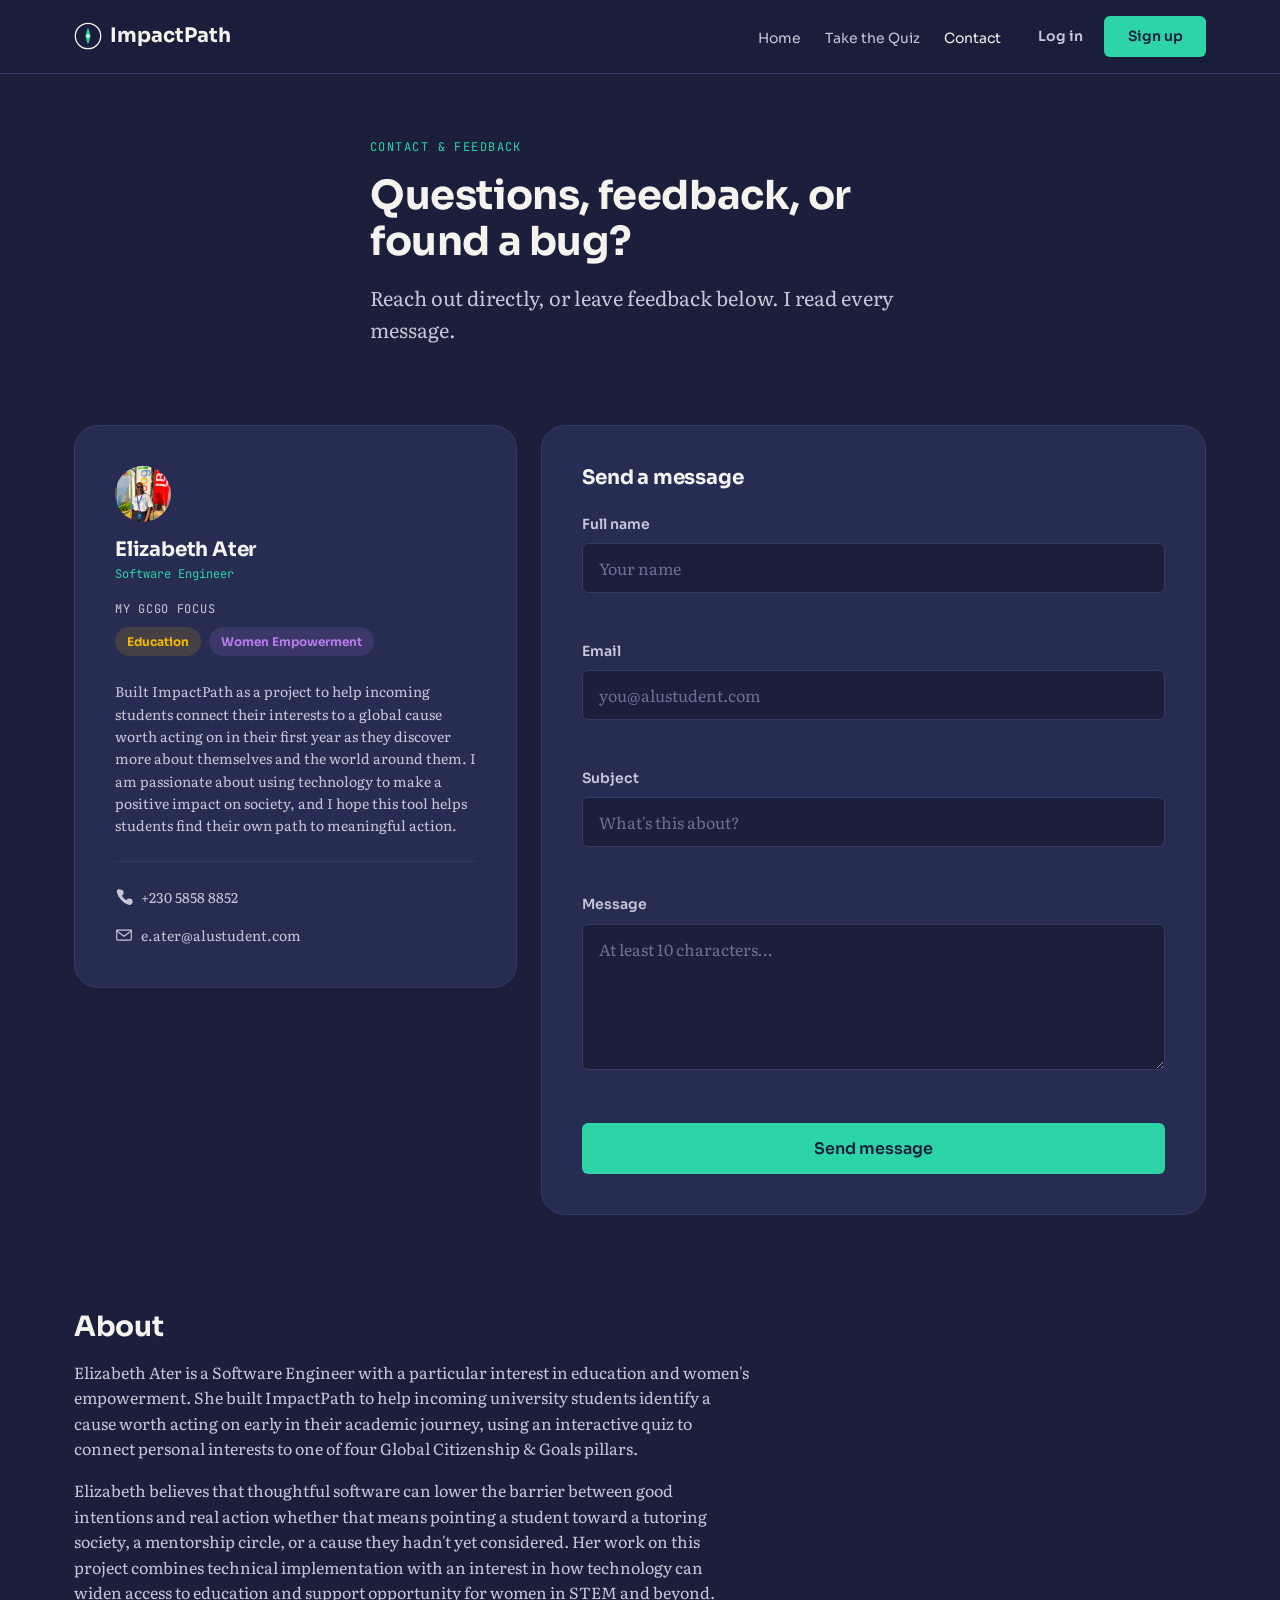
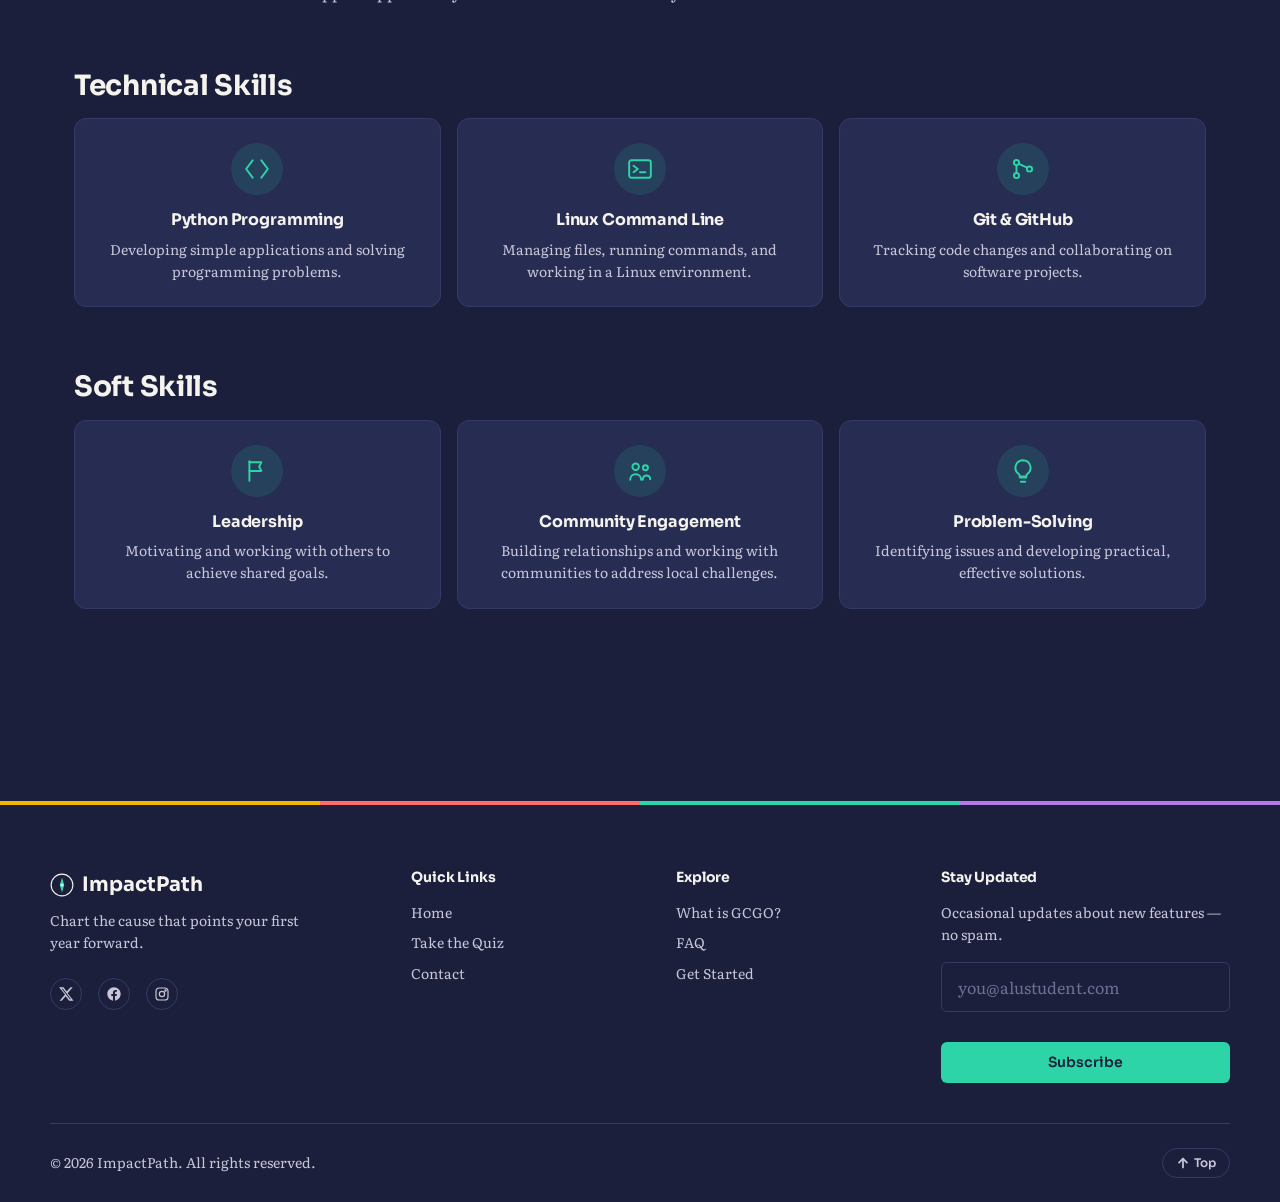
<file: contact.html>
<!DOCTYPE html>
<html lang="en">
<head>
<meta charset="UTF-8">
<meta name="viewport" content="width=device-width, initial-scale=1.0">
<title>Contact & Feedback — ImpactPath</title>
<meta name="description" content="Get in touch, view the project source, or leave feedback on ImpactPath.">

<link rel="preconnect" href="https://fonts.googleapis.com">
<link rel="preconnect" href="https://fonts.gstatic.com" crossorigin>
<link href="https://fonts.googleapis.com/css2?family=Sora:wght@400;600;700;800&family=Literata:ital,wght@0,400;0,500;1,400&family=JetBrains+Mono:wght@500;700&display=swap" rel="stylesheet">

<link rel="icon" type="image/svg+xml" href="images/favicon.svg">
<link rel="stylesheet" href="css/style.css">
</head>
<body>

<!-- ============ PRELOADER ============ -->
<div class="preloader" id="preloader" aria-hidden="true">
  <svg class="preloader__compass" viewBox="0 0 100 100" xmlns="http://www.w3.org/2000/svg">
    <circle cx="50" cy="50" r="38" class="preloader__ring"/>
    <path d="M50 18L58 50L50 82L42 50L50 18Z" class="preloader__needle"/>
    <circle cx="50" cy="50" r="4" class="preloader__hub"/>
  </svg>
  <p class="preloader__label">Charting your journey…</p>
</div>

<!-- ============ NAV ============ -->
<nav class="site-nav">
  <div class="site-nav__inner">
    <a href="index.html" class="site-nav__brand">
      <svg class="compass-mark" viewBox="0 0 32 32" fill="none" xmlns="http://www.w3.org/2000/svg" aria-hidden="true">
        <circle cx="16" cy="16" r="14.5" stroke="#F5F3EE" stroke-width="1.5"/>
        <path d="M16 6L19 16L16 26L13 16L16 6Z" fill="#2DD4A7"/>
        <circle cx="16" cy="16" r="2" fill="#F5F3EE"/>
      </svg>
      ImpactPath
    </a>
    <button type="button" class="nav-toggle" id="nav-toggle" aria-label="Toggle navigation menu" aria-expanded="false" aria-controls="site-nav-panel">
      <span class="nav-toggle__bar"></span>
      <span class="nav-toggle__bar"></span>
      <span class="nav-toggle__bar"></span>
    </button>
    <div class="site-nav__panel" id="site-nav-panel">
      <ul class="site-nav__links">
        <li><a href="index.html">Home</a></li>
        <li><a href="quiz.html">Take the Quiz</a></li>
        <li id="nav-results-link" style="display:none;"><a href="results.html">My Results</a></li>
        <li><a href="contact.html" aria-current="page">Contact</a></li>
      </ul>
      <div class="site-nav__auth">
        <button class="btn btn--text" data-open-auth="login">Log in</button>
        <button class="btn btn--primary" data-open-auth="signup">Sign up</button>
      </div>
    </div>
  </div>
</nav>

<header class="contact-hero container">
  <p class="hero__eyebrow">Contact &amp; Feedback</p>
  <h1 class="contact-hero__title">Questions, feedback, or found a bug?</h1>
  <p class="hero__lead">Reach out directly, or leave feedback below. I read every message.</p>
</header>

<section class="contact-grid container">

  <!-- ============ AUTHOR / PROJECT DETAILS ============ -->
  <article class="author-card reveal">
    <img
      src="images/profile-picture.jpeg"
      alt="Photo of the ImpactPath author"
      class="author-card__avatar"
      onerror="this.replaceWith(Object.assign(document.createElement('div'), {className:'author-card__avatar author-card__avatar--fallback', textContent:'EA'}))"
    >
    <h2 class="author-card__name">Elizabeth Ater</h2>
    <p class="author-card__role">Software Engineer</p>

    <p class="author-card__focus-label">My GCGO focus</p>
    <div class="author-card__focus">
      <span class="focus-tag focus-tag--education">Education</span>
      <span class="focus-tag focus-tag--women">Women Empowerment</span>
    </div>

    <p class="author-card__bio">
      Built ImpactPath as a project to help incoming students connect their interests to a global cause
      worth acting on in their first year as they discover more about themselves and the world around them. 
      I am passionate about using technology to make a positive impact on society, and I hope this tool helps students find their own path to meaningful action.
    </p>

    <ul class="author-card__links">
      <li>
        <a href="tel:+23058588852">
          <svg viewBox="0 0 16 16" width="18" height="18" fill="currentColor" aria-hidden="true"><path d="M3.65 1.5a1 1 0 0 1 1.02-.24l2.1.7a1 1 0 0 1 .67.9l.15 2.1a1 1 0 0 1-.29.78l-1.2 1.2a9.4 9.4 0 0 0 3.96 3.96l1.2-1.2a1 1 0 0 1 .78-.29l2.1.15a1 1 0 0 1 .9.67l.7 2.1a1 1 0 0 1-.24 1.02l-1.4 1.4a1.5 1.5 0 0 1-1.35.42C7.9 13.8 2.2 8.1 1.61 3.25a1.5 1.5 0 0 1 .42-1.35l1.62-1.4Z"/></svg>
          +230 5858 8852
        </a>
      </li>
      <li>
        <a href="mailto:e.ater@alustudent.com">
          <svg viewBox="0 0 16 16" width="18" height="18" fill="currentColor" aria-hidden="true"><path d="M1 4a1 1 0 0 1 1-1h12a1 1 0 0 1 1 1v8a1 1 0 0 1-1 1H2a1 1 0 0 1-1-1V4Zm1.2.2 5.8 4.2 5.8-4.2H2.2ZM14 5.4 8.3 9.6a.5.5 0 0 1-.6 0L2 5.4V12h12V5.4Z"/></svg>
          e.ater@alustudent.com
        </a>
      </li>
    </ul>
  </article>
  
  <!-- ============ CONTACT FORM ============ -->
  <article class="contact-form-panel reveal" style="transition-delay:120ms;">
    <h2>Send a message</h2>
    <form id="contact-form" novalidate>
      <div class="field">
        <label class="field__label" for="contact-name">Full name</label>
        <input class="field__input" type="text" id="contact-name" name="contactName" placeholder="Your name" autocomplete="name">
        <small class="error-message" role="alert"></small>
      </div>

      <div class="field">
        <label class="field__label" for="contact-email">Email</label>
        <input class="field__input" type="email" id="contact-email" name="contactEmail" placeholder="you@alustudent.com" autocomplete="email">
        <small class="error-message" role="alert"></small>
      </div>

      <div class="field">
        <label class="field__label" for="contact-subject">Subject</label>
        <input class="field__input" type="text" id="contact-subject" name="contactSubject" placeholder="What's this about?">
        <small class="error-message" role="alert"></small>
      </div>

      <div class="field">
        <label class="field__label" for="contact-message">Message</label>
        <textarea class="field__input" id="contact-message" name="contactMessage" rows="5" placeholder="At least 10 characters…"></textarea>
        <small class="error-message" role="alert"></small>
      </div>

      <button type="submit" class="btn btn--primary btn--lg" style="width:100%;justify-content:center;">Send message</button>
      <p class="form-submit-status" role="status"></p>
    </form>
  </article>

</section>

<!-- ============ ABOUT & SKILLS ============ -->
<section class="about-skills container reveal" aria-label="About and technical skills">
  <div class="about-skills__bio">
    <h2>About</h2>
    <p>
      Elizabeth Ater is a Software Engineer with a particular interest in
      education and women's empowerment. She built ImpactPath to help
      incoming university students identify a cause worth acting on early
      in their academic journey, using an interactive quiz to connect
      personal interests to one of four Global Citizenship &amp; Goals
      pillars.
    </p>
    <p>
      Elizabeth believes that thoughtful software can lower the barrier
      between good intentions and real action whether that means
      pointing a student toward a tutoring society, a mentorship circle,
      or a cause they hadn't yet considered. Her work on this project
      combines technical implementation with an interest in how technology
      can widen access to education and support opportunity for women in
      STEM and beyond.
    </p>
  </div>

  <div class="about-skills__skills">
    <h2>Technical Skills</h2>
    <div class="skills-grid">
      <article class="skill-card">
        <span class="skill-card__icon" aria-hidden="true">
          <svg viewBox="0 0 24 24" width="26" height="26" fill="none" stroke="currentColor" stroke-width="1.8" stroke-linecap="round" stroke-linejoin="round"><polyline points="8 4 2 12 8 20"/><polyline points="16 4 22 12 16 20"/></svg>
        </span>
        <h3>Python Programming</h3>
        <p>Developing simple applications and solving programming problems.</p>
      </article>

      <article class="skill-card">
        <span class="skill-card__icon" aria-hidden="true">
          <svg viewBox="0 0 24 24" width="26" height="26" fill="none" stroke="currentColor" stroke-width="1.8" stroke-linecap="round" stroke-linejoin="round"><rect x="2" y="4" width="20" height="16" rx="2"/><polyline points="6 9 10 12 6 15"/><line x1="12" y1="15" x2="17" y2="15"/></svg>
        </span>
        <h3>Linux Command Line</h3>
        <p>Managing files, running commands, and working in a Linux environment.</p>
      </article>

      <article class="skill-card">
        <span class="skill-card__icon" aria-hidden="true">
          <svg viewBox="0 0 24 24" width="26" height="26" fill="none" stroke="currentColor" stroke-width="1.8" stroke-linecap="round" stroke-linejoin="round"><circle cx="6" cy="6" r="2.4"/><circle cx="6" cy="18" r="2.4"/><circle cx="18" cy="12" r="2.4"/><path d="M6 8.4V15.6"/><path d="M8.2 7.2 15.8 10.8"/></svg>
        </span>
        <h3>Git &amp; GitHub</h3>
        <p>Tracking code changes and collaborating on software projects.</p>
      </article>
    </div>
  </div>

  <div class="about-skills__skills">
    <h2>Soft Skills</h2>
    <div class="skills-grid">
      <article class="skill-card">
        <span class="skill-card__icon" aria-hidden="true">
          <svg viewBox="0 0 24 24" width="26" height="26" fill="none" stroke="currentColor" stroke-width="1.8" stroke-linecap="round" stroke-linejoin="round"><path d="M5 3v18"/><path d="M5 4h11l-2 4 2 4H5"/></svg>
        </span>
        <h3>Leadership</h3>
        <p>Motivating and working with others to achieve shared goals.</p>
      </article>

      <article class="skill-card">
        <span class="skill-card__icon" aria-hidden="true">
          <svg viewBox="0 0 24 24" width="26" height="26" fill="none" stroke="currentColor" stroke-width="1.8" stroke-linecap="round" stroke-linejoin="round"><circle cx="8" cy="8" r="3"/><path d="M3 20c0-3 2.2-5 5-5s5 2 5 5"/><circle cx="17" cy="9" r="2.3"/><path d="M14.5 20c.3-2.2 1.6-3.8 3.5-3.8 1.7 0 3.2 1.3 3.5 3.4"/></svg>
        </span>
        <h3>Community Engagement</h3>
        <p>Building relationships and working with communities to address local challenges.</p>
      </article>

      <article class="skill-card">
        <span class="skill-card__icon" aria-hidden="true">
          <svg viewBox="0 0 24 24" width="26" height="26" fill="none" stroke="currentColor" stroke-width="1.8" stroke-linecap="round" stroke-linejoin="round"><path d="M9 18h6"/><path d="M10 22h4"/><path d="M12 2a7 7 0 0 0-4 12.7c.6.5 1 1.3 1 2.1V17h6v-.2c0-.8.4-1.6 1-2.1A7 7 0 0 0 12 2Z"/></svg>
        </span>
        <h3>Problem-Solving</h3>
        <p>Identifying issues and developing practical, effective solutions.</p>
      </article>
    </div>
  </div>
</section>

<!-- ============ AUTH MODAL (shared) ============ -->
<div class="modal-backdrop" id="auth-modal-backdrop">
  <div class="auth-modal" role="dialog" aria-modal="true" aria-labelledby="auth-modal-title">
    <button class="auth-modal__close" aria-label="Close">&times;</button>
    <div class="auth-modal__tabs">
      <button class="auth-modal__tab is-active" data-tab="login" id="auth-modal-title">Log in</button>
      <button class="auth-modal__tab" data-tab="signup">Sign up</button>
    </div>

    <div class="auth-modal__panel is-active" data-panel="login">
      <p class="auth-modal__sub">Welcome back — continue your journey plan.</p>
      <form id="login-form" novalidate>
        <div class="field">
          <label class="field__label" for="login-email">Institutional email</label>
          <input class="field__input" type="email" id="login-email" placeholder="name@alustudent.com">
          <small class="error-message" role="alert"></small>
        </div>
        <div class="field">
          <label class="field__label" for="login-password">Password</label>
          <input class="field__input" type="password" id="login-password" placeholder="••••••••">
          <small class="error-message" role="alert"></small>
        </div>
        <button type="submit" class="btn btn--primary" style="width:100%;justify-content:center;">Log in</button>
        <p class="form-submit-status" role="status"></p>
      </form>
    </div>

    <div class="auth-modal__panel" data-panel="signup">
      <p class="auth-modal__sub">Create an account to save your results.</p>
      <form id="signup-form" novalidate>
        <div class="field">
          <label class="field__label" for="signup-name">Full name</label>
          <input class="field__input" type="text" id="signup-name" placeholder="Elizabeth Ater">
          <small class="error-message" role="alert"></small>
        </div>
        <div class="field">
          <label class="field__label" for="signup-email">Institutional email</label>
          <input class="field__input" type="email" id="signup-email" placeholder="name@alustudent.com">
          <small class="error-message" role="alert"></small>
        </div>
        <div class="field">
          <label class="field__label" for="signup-password">Password</label>
          <input class="field__input" type="password" id="signup-password" placeholder="At least 8 characters">
          <small class="error-message" role="alert"></small>
        </div>
        <button type="submit" class="btn btn--primary" style="width:100%;justify-content:center;">Create account</button>
        <p class="form-submit-status" role="status"></p>
      </form>
    </div>
  </div>
</div>

<footer class="site-footer">
  <!-- Accent bar echoing the four GCGO pillar colors used throughout the site -->
  <div class="site-footer__accent" aria-hidden="true"></div>

  <div class="container site-footer__top">
    <div class="site-footer__col site-footer__col--brand">
      <a href="index.html" class="site-footer__brand">
        <svg class="compass-mark" viewBox="0 0 32 32" fill="none" xmlns="http://www.w3.org/2000/svg" aria-hidden="true">
          <circle cx="16" cy="16" r="14.5" stroke="#F5F3EE" stroke-width="1.5"/>
          <path d="M16 6L19 16L16 26L13 16L16 6Z" fill="#2DD4A7"/>
          <circle cx="16" cy="16" r="2" fill="#F5F3EE"/>
        </svg>
        ImpactPath
      </a>
      <p class="site-footer__tagline">Chart the cause that points your first year forward.</p>
      <div class="site-footer__social">
        <a href="https://twitter.com/Ella Ter" target="_blank" rel="noopener noreferrer" aria-label="Follow on X (Twitter)">
          <svg viewBox="0 0 24 24" width="16" height="16" fill="currentColor" aria-hidden="true"><path d="M18.9 2H22l-7.6 8.7L23.3 22H16.7l-5.2-6.8L5.6 22H2.4l8.1-9.3L1.5 2h6.8l4.7 6.2L18.9 2Zm-1.2 18h1.7L7.4 4H5.6l12.1 16Z"/></svg>
        </a>
        <a href="https://facebook.com/Ella Ter" target="_blank" rel="noopener noreferrer" aria-label="Follow on Facebook">
          <svg viewBox="0 0 24 24" width="16" height="16" fill="currentColor" aria-hidden="true"><path d="M22 12.06C22 6.5 17.52 2 12 2S2 6.5 2 12.06c0 5 3.66 9.15 8.44 9.94v-7.03H7.9v-2.9h2.54V9.85c0-2.51 1.49-3.9 3.77-3.9 1.09 0 2.24.2 2.24.2v2.46h-1.26c-1.24 0-1.63.77-1.63 1.56v1.88h2.78l-.44 2.9h-2.34V22c4.78-.79 8.44-4.94 8.44-9.94Z"/></svg>
        </a>
        <a href="https://instagram.com/Ella Ter" target="_blank" rel="noopener noreferrer" aria-label="Follow on Instagram">
          <svg viewBox="0 0 24 24" width="16" height="16" fill="none" stroke="currentColor" stroke-width="1.8" aria-hidden="true"><rect x="3" y="3" width="18" height="18" rx="5"/><circle cx="12" cy="12" r="4"/><circle cx="17.2" cy="6.8" r="1"/></svg>
        </a>
      </div>
    </div>

    <div class="site-footer__col">
      <h3 class="site-footer__heading">Quick Links</h3>
      <ul class="site-footer__list">
        <li><a href="index.html">Home</a></li>
        <li><a href="quiz.html">Take the Quiz</a></li>
        <li><a href="contact.html">Contact</a></li>
      </ul>
    </div>

    <div class="site-footer__col">
      <h3 class="site-footer__heading">Explore</h3>
      <ul class="site-footer__list">
        <li><a href="index.html#learn-more">What is GCGO?</a></li>
        <li><a href="index.html#faq">FAQ</a></li>
        <li><a href="index.html#details">Get Started</a></li>
      </ul>
    </div>

    <div class="site-footer__col">
      <h3 class="site-footer__heading">Stay Updated</h3>
      <p class="site-footer__newsletter-copy">Occasional updates about new features — no spam.</p>
      <form class="site-footer__newsletter" id="newsletter-form" novalidate>
        <div class="field">
          <input class="field__input" type="email" id="newsletter-email" placeholder="you@alustudent.com" aria-label="Email address">
          <small class="error-message" role="alert"></small>
        </div>
        <button type="submit" class="btn btn--primary" style="width:100%;justify-content:center;">Subscribe</button>
        <p class="form-submit-status" role="status"></p>
      </form>
    </div>
  </div>

  <div class="container site-footer__bottom">
    <span class="site-footer__copyright">&copy; <span id="footer-year">2026</span> ImpactPath. All rights reserved.</span>
    <button type="button" class="site-footer__top-btn" id="back-to-top" aria-label="Back to top">
      <svg viewBox="0 0 16 16" width="14" height="14" fill="none" stroke="currentColor" stroke-width="2" stroke-linecap="round" stroke-linejoin="round" aria-hidden="true"><path d="M8 13V3"/><path d="M3.5 7.5 8 3l4.5 4.5"/></svg>
      Top
    </button>
  </div>
</footer>

<script src="js/validation.js"></script>
<script src="js/auth.js"></script>
<script src="js/animations.js"></script>
<script src="js/contact.js"></script>
</body>
</html>
</file>
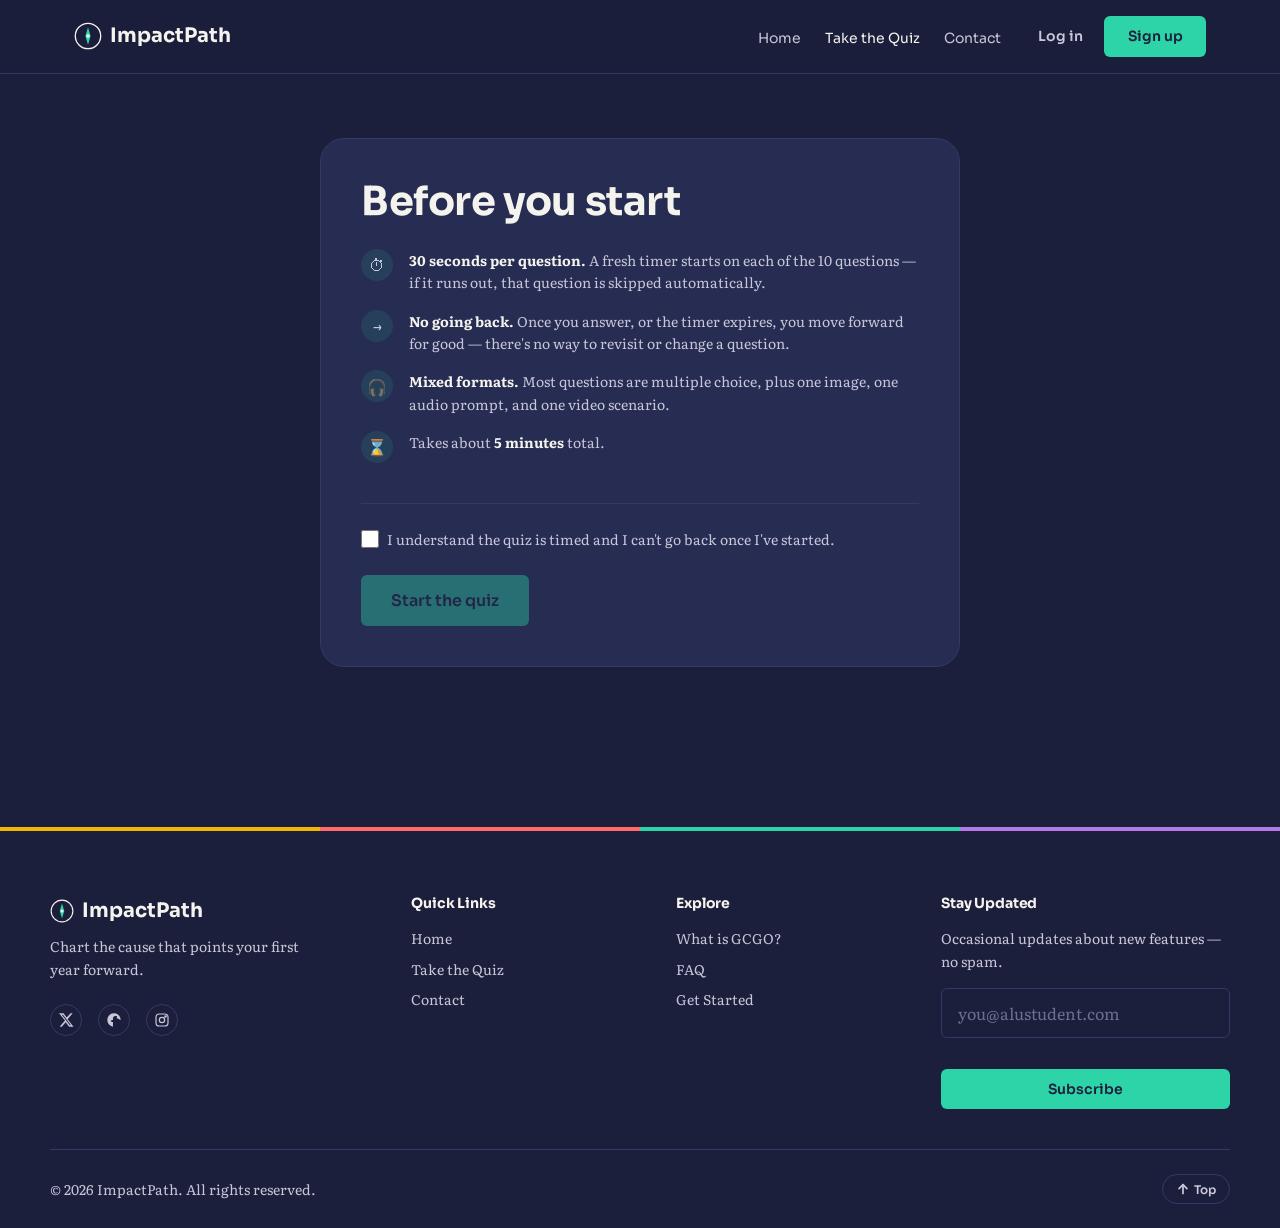
<file: quiz.html>
<!DOCTYPE html>
<html lang="en">
<head>
<meta charset="UTF-8">
<meta name="viewport" content="width=device-width, initial-scale=1.0">
<title>Take the Quiz — ImpactPath</title>
<meta name="description" content="Answer 10 quick questions to find your Global Citizenship & Goals pillar.">

<link rel="preconnect" href="https://fonts.googleapis.com">
<link rel="preconnect" href="https://fonts.gstatic.com" crossorigin>
<link href="https://fonts.googleapis.com/css2?family=Sora:wght@400;600;700;800&family=Literata:ital,wght@0,400;0,500;1,400&family=JetBrains+Mono:wght@500;700&display=swap" rel="stylesheet">

<link rel="icon" type="image/svg+xml" href="images/favicon.svg">
<link rel="stylesheet" href="css/style.css">
</head>
<body>

<!-- ============ PRELOADER ============ -->
<div class="preloader" id="preloader" aria-hidden="true">
  <svg class="preloader__compass" viewBox="0 0 100 100" xmlns="http://www.w3.org/2000/svg">
    <circle cx="50" cy="50" r="38" class="preloader__ring"/>
    <path d="M50 18L58 50L50 82L42 50L50 18Z" class="preloader__needle"/>
    <circle cx="50" cy="50" r="4" class="preloader__hub"/>
  </svg>
  <p class="preloader__label">Charting your journey…</p>
</div>

<!-- ============ NAV ============ -->
<nav class="site-nav">
  <div class="site-nav__inner">
    <a href="index.html" class="site-nav__brand">
      <svg class="compass-mark" viewBox="0 0 32 32" fill="none" xmlns="http://www.w3.org/2000/svg" aria-hidden="true">
        <circle cx="16" cy="16" r="14.5" stroke="#F5F3EE" stroke-width="1.5"/>
        <path d="M16 6L19 16L16 26L13 16L16 6Z" fill="#2DD4A7"/>
        <circle cx="16" cy="16" r="2" fill="#F5F3EE"/>
      </svg>
      ImpactPath
    </a>
    <button type="button" class="nav-toggle" id="nav-toggle" aria-label="Toggle navigation menu" aria-expanded="false" aria-controls="site-nav-panel">
      <span class="nav-toggle__bar"></span>
      <span class="nav-toggle__bar"></span>
      <span class="nav-toggle__bar"></span>
    </button>
    <div class="site-nav__panel" id="site-nav-panel">
      <ul class="site-nav__links">
        <li><a href="index.html">Home</a></li>
        <li><a href="quiz.html" aria-current="page">Take the Quiz</a></li>
        <li id="nav-results-link" style="display:none;"><a href="results.html">My Results</a></li>
        <li><a href="contact.html">Contact</a></li>
      </ul>
      <div class="site-nav__auth">
        <button class="btn btn--text" data-open-auth="login">Log in</button>
        <button class="btn btn--primary" data-open-auth="signup">Sign up</button>
      </div>
    </div>
  </div>
</nav>

<!-- ============ QUIZ GATE: instructions + agreement ============
     The actual quiz stays hidden
     until the student ticks the agreement checkbox and clicks
     "Start the quiz" — see js/quiz.js for the gating logic. -->
<section class="quiz-gate container">
  <div class="quiz-gate__card">
    <h1>Before you start</h1>
    <ul class="quiz-gate__rules">
      <li>
        <span class="quiz-gate__rule-icon" aria-hidden="true">⏱</span>
        <span><strong>30 seconds per question.</strong> A fresh timer starts on each of the 10 questions — if it runs out, that question is skipped automatically.</span>
      </li>
      <li>
        <span class="quiz-gate__rule-icon" aria-hidden="true">→</span>
        <span><strong>No going back.</strong> Once you answer, or the timer expires, you move forward for good — there's no way to revisit or change a question.</span>
      </li>
      <li>
        <span class="quiz-gate__rule-icon" aria-hidden="true">🎧</span>
        <span><strong>Mixed formats.</strong> Most questions are multiple choice, plus one image, one audio prompt, and one video scenario.</span>
      </li>
      <li>
        <span class="quiz-gate__rule-icon" aria-hidden="true">⌛</span>
        <span>Takes about <strong>5 minutes</strong> total.</span>
      </li>
    </ul>

    <div class="quiz-gate__ready">
      <label class="quiz-gate__agree">
        <input type="checkbox" id="quiz-gate-checkbox">
        I understand the quiz is timed and I can't go back once I've started.
      </label>
      <button type="button" class="btn btn--primary btn--lg" id="quiz-gate-start-btn" disabled>Start the quiz</button>
    </div>
  </div>
</section>

<!-- ============ THE QUIZ ITSELF (hidden until the gate is passed) ============ -->
<div id="quiz-app" style="display:none;">

<!-- ============ QUIZ HEADER: progress + timer ============ -->
<section class="quiz-header">
  <canvas class="particle-bg" aria-hidden="true"></canvas>
  <div class="container">
    <div class="quiz-header__top">
      <span id="quiz-question-counter" class="quiz-question-counter">Question 1 of 10</span>

      <!-- Live speed-streak badge: only shows once a streak of 2+
           quick answers is building, giving visible feedback on
           the scoring bonus that's already tracked in js/quiz.js -->
      <div class="quiz-streak" id="quiz-streak" style="display:none;">
        <span class="quiz-streak__icon" aria-hidden="true">🔥</span>
        <span id="quiz-streak-count">0</span> streak
      </div>

      <div class="quiz-timer" id="quiz-timer-wrap">
        <svg viewBox="0 0 20 20" class="quiz-timer__icon" aria-hidden="true">
          <circle cx="10" cy="10" r="8.5" stroke="currentColor" stroke-width="1.5" fill="none"/>
          <path d="M10 5.5V10L13 12" stroke="currentColor" stroke-width="1.5" fill="none" stroke-linecap="round"/>
        </svg>
        <span id="quiz-timer">00:30</span>
      </div>
    </div>

    <!-- Custom progress indicator: one tick per question, colored by
         the pillar that question's chosen answer leaned toward. -->
    <div class="quiz-progress" id="quiz-progress" role="progressbar" aria-label="Quiz progress"></div>
  </div>
</section>

<!-- ============ QUIZ CARD + FACT PANEL ============ -->
<main class="quiz-main container">
  <div class="quiz-layout">
    <div class="quiz-primary">
      <div class="quiz-card" id="quiz-card">
        <!-- Populated dynamically by js/quiz.js -->
      </div>

      <div class="quiz-actions">
        <button type="button" class="btn btn--primary btn--lg" id="quiz-next-btn" disabled>Next question</button>
      </div>
    </div>

    <!-- "Did you know?" fact panel — swaps text per question via
         js/quiz.js, reading from QUIZ_FACTS in js/quiz-data.js -->
    <aside class="quiz-fact">
      <span class="quiz-fact__label">Did you know?</span>
      <p id="quiz-fact-text">Loading…</p>
    </aside>
  </div>
</main>

</div><!-- /#quiz-app -->

<!-- ============ TIMEOUT LOCK OVERLAY ============ -->
<div class="quiz-lock-overlay" id="quiz-lock-overlay">
  <div class="quiz-lock-overlay__box">
    <h2>Time's up</h2>
    <p>Locking in your answers and calculating your results…</p>
  </div>
</div>

<!-- ============ AUTH MODAL (shared) ============ -->
<div class="modal-backdrop" id="auth-modal-backdrop">
  <div class="auth-modal" role="dialog" aria-modal="true" aria-labelledby="auth-modal-title">
    <button class="auth-modal__close" aria-label="Close">&times;</button>
    <div class="auth-modal__tabs">
      <button class="auth-modal__tab is-active" data-tab="login" id="auth-modal-title">Log in</button>
      <button class="auth-modal__tab" data-tab="signup">Sign up</button>
    </div>

    <div class="auth-modal__panel is-active" data-panel="login">
      <p class="auth-modal__sub">Welcome back — continue your journey plan.</p>
      <form id="login-form" novalidate>
        <div class="field">
          <label class="field__label" for="login-email">Institutional email</label>
          <input class="field__input" type="email" id="login-email" placeholder="name@alustudent.com">
          <small class="error-message" role="alert"></small>
        </div>
        <div class="field">
          <label class="field__label" for="login-password">Password</label>
          <input class="field__input" type="password" id="login-password" placeholder="••••••••">
          <small class="error-message" role="alert"></small>
        </div>
        <button type="submit" class="btn btn--primary" style="width:100%;justify-content:center;">Log in</button>
        <p class="form-submit-status" role="status"></p>
      </form>
    </div>

    <div class="auth-modal__panel" data-panel="signup">
      <p class="auth-modal__sub">Create an account to save your results.</p>
      <form id="signup-form" novalidate>
        <div class="field">
          <label class="field__label" for="signup-name">Full name</label>
          <input class="field__input" type="text" id="signup-name" placeholder="Aïsha Ramgoolam">
          <small class="error-message" role="alert"></small>
        </div>
        <div class="field">
          <label class="field__label" for="signup-email">Institutional email</label>
          <input class="field__input" type="email" id="signup-email" placeholder="name@alustudent.com">
          <small class="error-message" role="alert"></small>
        </div>
        <div class="field">
          <label class="field__label" for="signup-password">Password</label>
          <input class="field__input" type="password" id="signup-password" placeholder="At least 8 characters">
          <small class="error-message" role="alert"></small>
        </div>
        <button type="submit" class="btn btn--primary" style="width:100%;justify-content:center;">Create account</button>
        <p class="form-submit-status" role="status"></p>
      </form>
    </div>
  </div>
</div>

<footer class="site-footer">
  <!-- Accent bar echoing the four GCGO pillar colors used throughout the site -->
  <div class="site-footer__accent" aria-hidden="true"></div>

  <div class="container site-footer__top">
    <div class="site-footer__col site-footer__col--brand">
      <a href="index.html" class="site-footer__brand">
        <svg class="compass-mark" viewBox="0 0 32 32" fill="none" xmlns="http://www.w3.org/2000/svg" aria-hidden="true">
          <circle cx="16" cy="16" r="14.5" stroke="#F5F3EE" stroke-width="1.5"/>
          <path d="M16 6L19 16L16 26L13 16L16 6Z" fill="#2DD4A7"/>
          <circle cx="16" cy="16" r="2" fill="#F5F3EE"/>
        </svg>
        ImpactPath
      </a>
      <p class="site-footer__tagline">Chart the cause that points your first year forward.</p>
      <div class="site-footer__social">
        <a href="https://twitter.com/Ella Ter" target="_blank" rel="noopener noreferrer" aria-label="Follow on X (Twitter)">
          <svg viewBox="0 0 24 24" width="16" height="16" fill="currentColor" aria-hidden="true"><path d="M18.9 2H22l-7.6 8.7L23.3 22H16.7l-5.2-6.8L5.6 22H2.4l8.1-9.3L1.5 2h6.8l4.7 6.2L18.9 2Zm-1.2 18h1.7L7.4 4H5.6l12.1 16Z"/></svg>
        </a>
        <a href="https://facebook.com/Ella Ter" target="_blank" rel="noopener noreferrer" aria-label="Follow on Facebook">
          <svg viewBox="0 0 24 24" width="16" height="16" fill="currentColor" aria-hidden="true"><path d="M22 12.06C22 6.5 17.52 2 12 2S2 6.5 2 12.06c0 5 3.66 9.15 8.44 9.94v-7.03H7.9v-2.9h2.54V9.85c0-2.51 1.49-3.9 3.77-3.9 1.09 0 2.24.2 2.24.2v2.46h-1.26c-1.２４ 0-1.63.77-1。63 1。56v1。88h２。78l-.44 ２。9h-２。34V２２c４。７８-.７９ ８。４４-４。９４ ８。４４-９。９４Z"/></svg>
        </a>
        <a href="https://instagram.com/Ella Ter" target="_blank" rel="noopener noreferrer" aria-label="Follow on Instagram">
          <svg viewBox="0 0 24 24" width="16" height="16" fill="none" stroke="currentColor" stroke-width="1.8" aria-hidden="true"><rect x="3" y="3" width="18" height="18" rx="5"/><circle cx="12" cy="12" r="4"/><circle cx="17.2" cy="6.8" r="1"/></svg>
        </a>
      </div>
    </div>

    <div class="site-footer__col">
      <h3 class="site-footer__heading">Quick Links</h3>
      <ul class="site-footer__list">
        <li><a href="index.html">Home</a></li>
        <li><a href="quiz.html">Take the Quiz</a></li>
        <li><a href="contact.html">Contact</a></li>
      </ul>
    </div>

    <div class="site-footer__col">
      <h3 class="site-footer__heading">Explore</h3>
      <ul class="site-footer__list">
        <li><a href="index.html#learn-more">What is GCGO?</a></li>
        <li><a href="index.html#faq">FAQ</a></li>
        <li><a href="index.html#details">Get Started</a></li>
      </ul>
    </div>

    <div class="site-footer__col">
      <h3 class="site-footer__heading">Stay Updated</h3>
      <p class="site-footer__newsletter-copy">Occasional updates about new features — no spam.</p>
      <form class="site-footer__newsletter" id="newsletter-form" novalidate>
        <div class="field">
          <input class="field__input" type="email" id="newsletter-email" placeholder="you@alustudent.com" aria-label="Email address">
          <small class="error-message" role="alert"></small>
        </div>
        <button type="submit" class="btn btn--primary" style="width:100%;justify-content:center;">Subscribe</button>
        <p class="form-submit-status" role="status"></p>
      </form>
    </div>
  </div>

  <div class="container site-footer__bottom">
    <span class="site-footer__copyright">&copy; <span id="footer-year">2026</span> ImpactPath. All rights reserved.</span>
    <button type="button" class="site-footer__top-btn" id="back-to-top" aria-label="Back to top">
      <svg viewBox="0 0 16 16" width="14" height="14" fill="none" stroke="currentColor" stroke-width="2" stroke-linecap="round" stroke-linejoin="round" aria-hidden="true"><path d="M8 13V3"/><path d="M3.5 7.5 8 3l4.5 4.5"/></svg>
      Top
    </button>
  </div>
</footer>

<script src="js/validation.js"></script>
<script src="js/auth.js"></script>
<script src="js/animations.js"></script>
<script src="js/quiz-data.js"></script>
<script src="js/quiz.js"></script>
</body>
</html>
</file>
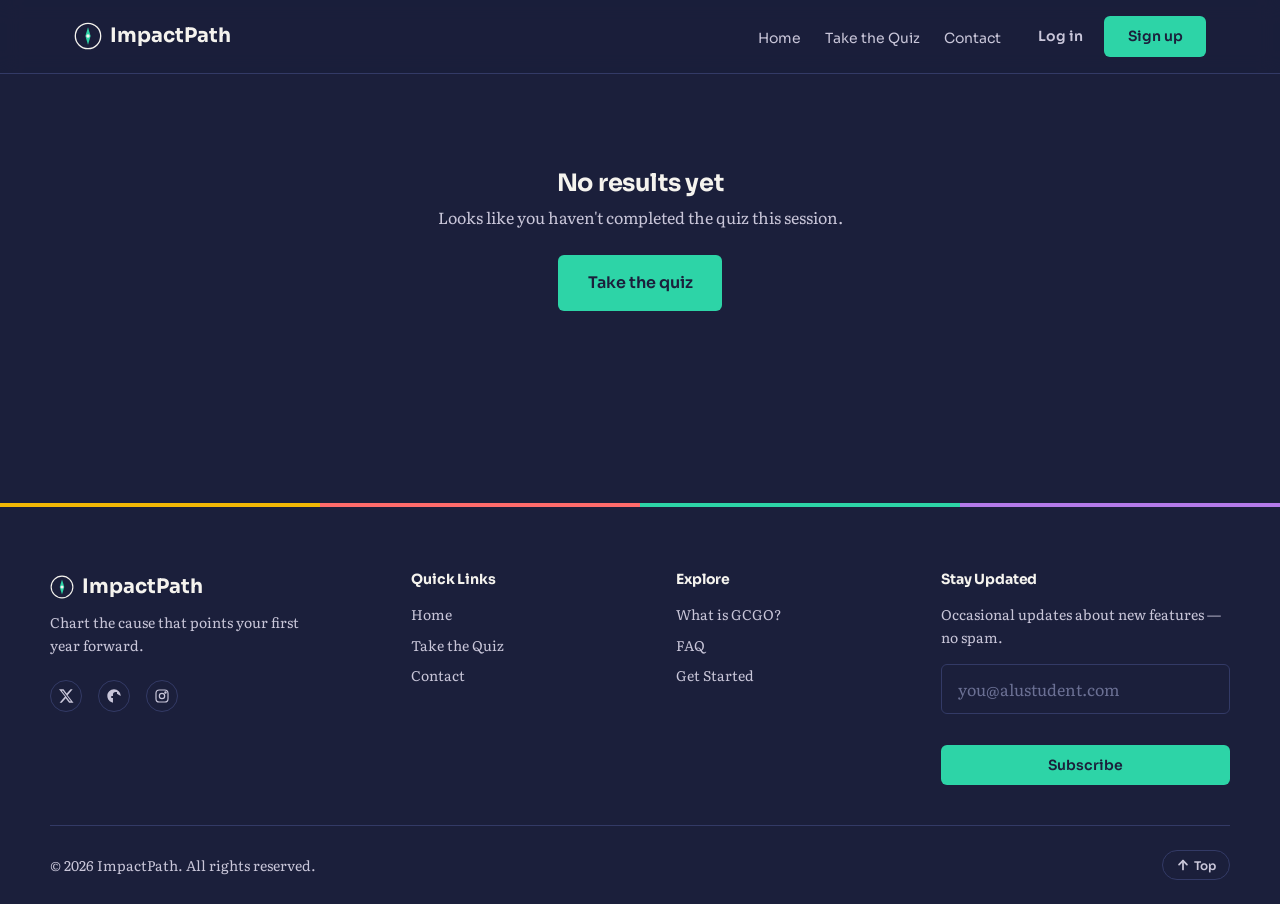
<file: results.html>
<!DOCTYPE html>
<html lang="en">
<head>
<meta charset="UTF-8">
<meta name="viewport" content="width=device-width, initial-scale=1.0">
<title>Your Results — ImpactPath</title>
<meta name="description" content="Your calculated Global Citizenship & Goals profile and next-step recommendations.">

<link rel="preconnect" href="https://fonts.googleapis.com">
<link rel="preconnect" href="https://fonts.gstatic.com" crossorigin>
<link href="https://fonts.googleapis.com/css2?family=Sora:wght@400;600;700;800&family=Literata:ital,wght@0,400;0,500;1,400&family=JetBrains+Mono:wght@500;700&display=swap" rel="stylesheet">


<link rel="icon" type="image/svg+xml" href="images/favicon.svg">
<link rel="stylesheet" href="css/style.css">
</head>
<body>

<!-- ============ PRELOADER ============ -->
<div class="preloader" id="preloader" aria-hidden="true">
  <svg class="preloader__compass" viewBox="0 0 100 100" xmlns="http://www.w3.org/2000/svg">
    <circle cx="50" cy="50" r="38" class="preloader__ring"/>
    <path d="M50 18L58 50L50 82L42 50L50 18Z" class="preloader__needle"/>
    <circle cx="50" cy="50" r="4" class="preloader__hub"/>
  </svg>
  <p class="preloader__label">Charting your journey…</p>
</div>

<!-- ============ NAV ============ -->
<nav class="site-nav">
  <div class="site-nav__inner">
    <a href="index.html" class="site-nav__brand">
      <svg class="compass-mark" viewBox="0 0 32 32" fill="none" xmlns="http://www.w3.org/2000/svg" aria-hidden="true">
        <circle cx="16" cy="16" r="14.5" stroke="#F5F3EE" stroke-width="1.5"/>
        <path d="M16 6L19 16L16 26L13 16L16 6Z" fill="#2DD4A7"/>
        <circle cx="16" cy="16" r="2" fill="#F5F3EE"/>
      </svg>
      ImpactPath
    </a>
    <button type="button" class="nav-toggle" id="nav-toggle" aria-label="Toggle navigation menu" aria-expanded="false" aria-controls="site-nav-panel">
      <span class="nav-toggle__bar"></span>
      <span class="nav-toggle__bar"></span>
      <span class="nav-toggle__bar"></span>
    </button>
    <div class="site-nav__panel" id="site-nav-panel">
      <ul class="site-nav__links">
        <li><a href="index.html">Home</a></li>
        <li><a href="quiz.html">Take the Quiz</a></li>
        <li id="nav-results-link" style="display:none;"><a href="results.html" aria-current="page">My Results</a></li>
        <li><a href="contact.html">Contact</a></li>
      </ul>
      <div class="site-nav__auth">
        <button class="btn btn--text" data-open-auth="login">Log in</button>
        <button class="btn btn--primary" data-open-auth="signup">Sign up</button>
      </div>
    </div>
  </div>
</nav>

<!-- ============ EMPTY STATE (shown if no quiz results found) ============ -->
<section class="results-empty container" id="results-empty" style="display:none;">
  <h1>No results yet</h1>
  <p>Looks like you haven't completed the quiz this session.</p>
  <a href="quiz.html" class="btn btn--primary btn--lg">Take the quiz</a>
</section>

<!-- ============ RESULTS CONTENT ============ -->
<main id="results-content" style="display:none;">
  <!-- Confetti burst plays once via js/animations.js when results.js
       reveals this page's content -->
  <canvas id="confetti-canvas" aria-hidden="true"></canvas>

  <header class="results-hero container">
    <p class="hero__eyebrow">Your GCGO Profile</p>
    <h1 id="results-greeting" class="results-hero__title">Here's your profile</h1>
  </header>

  <section class="results-grid container">
    <!-- Badge + descriptive feedback -->
    <article class="results-badge reveal" id="results-badge">
      <span class="results-badge__tag" id="results-pillar-tag">Pillar</span>
      <h2 id="results-headline" class="results-badge__headline">Headline</h2>
      <p id="results-description" class="results-badge__desc">Description</p>

      <div class="results-stats">
        <div class="results-stat">
          <span class="results-stat__label">Time used</span>
          <span class="results-stat__value" id="stat-time">00:00</span>
        </div>
        <div class="results-stat">
          <span class="results-stat__label">Answered</span>
          <span class="results-stat__value" id="stat-answered">0/10</span>
        </div>
        <div class="results-stat">
          <span class="results-stat__label">Best streak</span>
          <span class="results-stat__value" id="stat-streak">0</span>
        </div>
      </div>
    </article>

    <!-- Canvas radar chart -->
    <article class="results-chart-panel reveal" style="transition-delay:120ms;">
      <canvas id="radar-chart" width="340" height="340" role="img" aria-label="Radar chart of your Global Citizenship and Goals profile across four pillars"></canvas>
      <div class="results-legend" id="results-legend"><!-- populated by results.js --></div>
    </article>
  </section>

  <!-- Next-step recommendations -->
  <section class="results-recs container reveal">
    <h2>Your next steps</h2>
    <div class="rec-grid" id="results-recommendations"><!-- populated by results.js --></div>
  </section>

  <section class="results-cta container">
    <a href="quiz.html" class="btn btn--ghost btn--lg">Retake the quiz</a>
    <a href="contact.html" class="btn btn--primary btn--lg">Questions? Get in touch</a>
  </section>
</main>

<!-- ============ AUTH MODAL (shared) ============ -->
<div class="modal-backdrop" id="auth-modal-backdrop">
  <div class="auth-modal" role="dialog" aria-modal="true" aria-labelledby="auth-modal-title">
    <button class="auth-modal__close" aria-label="Close">&times;</button>
    <div class="auth-modal__tabs">
      <button class="auth-modal__tab is-active" data-tab="login" id="auth-modal-title">Log in</button>
      <button class="auth-modal__tab" data-tab="signup">Sign up</button>
    </div>

    <div class="auth-modal__panel is-active" data-panel="login">
      <p class="auth-modal__sub">Welcome back — continue your journey plan.</p>
      <form id="login-form" novalidate>
        <div class="field">
          <label class="field__label" for="login-email">Institutional email</label>
          <input class="field__input" type="email" id="login-email" placeholder="name@alustudent.com">
          <small class="error-message" role="alert"></small>
        </div>
        <div class="field">
          <label class="field__label" for="login-password">Password</label>
          <input class="field__input" type="password" id="login-password" placeholder="••••••••">
          <small class="error-message" role="alert"></small>
        </div>
        <button type="submit" class="btn btn--primary" style="width:100%;justify-content:center;">Log in</button>
        <p class="form-submit-status" role="status"></p>
      </form>
    </div>

    <div class="auth-modal__panel" data-panel="signup">
      <p class="auth-modal__sub">Create an account to save your results.</p>
      <form id="signup-form" novalidate>
        <div class="field">
          <label class="field__label" for="signup-name">Full name</label>
          <input class="field__input" type="text" id="signup-name" placeholder="Elizabeth Ater">
          <small class="error-message" role="alert"></small>
        </div>
        <div class="field">
          <label class="field__label" for="signup-email">Institutional email</label>
          <input class="field__input" type="email" id="signup-email" placeholder="name@alustudent.com">
          <small class="error-message" role="alert"></small>
        </div>
        <div class="field">
          <label class="field__label" for="signup-password">Password</label>
          <input class="field__input" type="password" id="signup-password" placeholder="At least 8 characters">
          <small class="error-message" role="alert"></small>
        </div>
        <button type="submit" class="btn btn--primary" style="width:100%;justify-content:center;">Create account</button>
        <p class="form-submit-status" role="status"></p>
      </form>
    </div>
  </div>
</div>

<footer class="site-footer">
  <!-- Accent bar echoing the four GCGO pillar colors used throughout the site -->
  <div class="site-footer__accent" aria-hidden="true"></div>

  <div class="container site-footer__top">
    <div class="site-footer__col site-footer__col--brand">
      <a href="index.html" class="site-footer__brand">
        <svg class="compass-mark" viewBox="0 0 32 32" fill="none" xmlns="http://www.w3.org/2000/svg" aria-hidden="true">
          <circle cx="16" cy="16" r="14.5" stroke="#F5F3EE" stroke-width="1.5"/>
          <path d="M16 6L19 16L16 26L13 16L16 6Z" fill="#2DD4A7"/>
          <circle cx="16" cy="16" r="2" fill="#F5F3EE"/>
        </svg>
        ImpactPath
      </a>
      <p class="site-footer__tagline">Chart the cause that points your first year forward.</p>
      <div class="site-footer__social">
        <a href="https://twitter.com/Ella Ter" target="_blank" rel="noopener noreferrer" aria-label="Follow on X (Twitter)">
          <svg viewBox="0 0 24 24" width="16" height="16" fill="currentColor" aria-hidden="true"><path d="M18.9 2H22l-7.6 8.7L23.3 22H16.7l-5.2-6.8L5.6 22H2.4l8.1-9.3L1.5 2h6.8l4.7 6.2L18.9 2Zm-1.2 18h1.7L7.4 4H5.6l12.1 16Z"/></svg>
        </a>
        <a href="https://facebook.com/Ella Ter" target="_blank" rel="noopener noreferrer" aria-label="Follow on Facebook">
          <svg viewBox="0 0 24 24" width="16" height="16" fill="currentColor" aria-hidden="true"><path d="M22 12.06C22 6.5 17.52 2 12 2S2 6.5 2 12.06c0 5 3.66 9.15 8.44 9.94v-7.03H7.9v-2.9h2.54V9.85c0-2.51 1.49-3.9 3.77-3.9 1.09 0 2.24.2 2.24.2v2.46h-1.２６c-1.２４ 0-1.63.77-1。63 1。56v1。88h２。78l-.44 ２。9h-２。34V２２c４。７８-.７９ ８。４４-４。９４ ８。４４-９。９４Z"/></svg>
        </a>
        <a href="https://instagram.com/Ella Ter" target="_blank" rel="noopener noreferrer" aria-label="Follow on Instagram">
          <svg viewBox="0 0 24 24" width="16" height="16" fill="none" stroke="currentColor" stroke-width="1.8" aria-hidden="true"><rect x="3" y="3" width="18" height="18" rx="5"/><circle cx="12" cy="12" r="4"/><circle cx="17.2" cy="6.8" r="1"/></svg>
        </a>
      </div>
    </div>

    <div class="site-footer__col">
      <h3 class="site-footer__heading">Quick Links</h3>
      <ul class="site-footer__list">
        <li><a href="index.html">Home</a></li>
        <li><a href="quiz.html">Take the Quiz</a></li>
        <li><a href="contact.html">Contact</a></li>
      </ul>
    </div>

    <div class="site-footer__col">
      <h3 class="site-footer__heading">Explore</h3>
      <ul class="site-footer__list">
        <li><a href="index.html#learn-more">What is GCGO?</a></li>
        <li><a href="index.html#faq">FAQ</a></li>
        <li><a href="index.html#details">Get Started</a></li>
      </ul>
    </div>

    <div class="site-footer__col">
      <h3 class="site-footer__heading">Stay Updated</h3>
      <p class="site-footer__newsletter-copy">Occasional updates about new features — no spam.</p>
      <form class="site-footer__newsletter" id="newsletter-form" novalidate>
        <div class="field">
          <input class="field__input" type="email" id="newsletter-email" placeholder="you@alustudent.com" aria-label="Email address">
          <small class="error-message" role="alert"></small>
        </div>
        <button type="submit" class="btn btn--primary" style="width:100%;justify-content:center;">Subscribe</button>
        <p class="form-submit-status" role="status"></p>
      </form>
    </div>
  </div>

  <div class="container site-footer__bottom">
    <span class="site-footer__copyright">&copy; <span id="footer-year">2026</span> ImpactPath. All rights reserved.</span>
    <button type="button" class="site-footer__top-btn" id="back-to-top" aria-label="Back to top">
      <svg viewBox="0 0 16 16" width="14" height="14" fill="none" stroke="currentColor" stroke-width="2" stroke-linecap="round" stroke-linejoin="round" aria-hidden="true"><path d="M8 13V3"/><path d="M3.5 7.5 8 3l4.5 4.5"/></svg>
      Top
    </button>
  </div>
</footer>

<script src="js/validation.js"></script>
<script src="js/auth.js"></script>
<script src="js/animations.js"></script>
<script src="js/pillar-content.js"></script>
<script src="js/results.js"></script>
</body>
</html>
</file>
<file: css/style.css>
/* ============================================================
   GCGO ADVISOR — DESIGN TOKENS
   "Compass" visual system: a deep indigo base with four
   accent colors, one per Global Citizenship & Goals pillar.
   Every page pulls from this single source of truth so the
   identity stays consistent across Landing, Quiz, Results,
   and Contact.
   ============================================================ */

:root {
  /* ---- Base palette ---- */
  --color-ink: #1B1F3B;          /* deep indigo — primary background */
  --color-ink-light: #262C52;    /* lifted surface (cards, panels) */
  --color-ink-lighter: #333A66;  /* borders / dividers on dark */
  --color-paper: #F5F3EE;        /* warm off-white — primary text on dark */
  --color-paper-dim: #C9C6D9;    /* secondary text on dark */

  /* ---- GCGO pillar accents ---- */
  --color-education: #F2B705;    /* gold */
  --color-health: #FF6B6B;       /* coral */
  --color-climate: #2DD4A7;      /* teal */
  --color-women: #B47AEA;        /* violet */

  /* ---- Semantic aliases (so logic code doesn't hardcode hexes) ---- */
  --color-success: #2DD4A7;
  --color-error: #FF6B6B;
  --color-warning: #F2B705;

  /* ---- Typography ---- */
  --font-display: 'Sora', system-ui, sans-serif;
  --font-body: 'Literata', Georgia, serif;
  --font-mono: 'JetBrains Mono', 'Courier New', monospace;

  /* ---- Type scale ---- */
  --text-xs: 0.75rem;
  --text-sm: 0.875rem;
  --text-base: 1rem;
  --text-lg: 1.25rem;
  --text-xl: 1.75rem;
  --text-2xl: 2.5rem;
  --text-3xl: 3.5rem;

  /* ---- Spacing scale ---- */
  --space-1: 0.25rem;
  --space-2: 0.5rem;
  --space-3: 1rem;
  --space-4: 1.5rem;
  --space-5: 2.5rem;
  --space-6: 4rem;
  --space-7: 6rem;

  /* ---- Shape ---- */
  --radius-sm: 6px;
  --radius-md: 12px;
  --radius-lg: 24px;

  /* ---- Motion ---- */
  --ease-out: cubic-bezier(0.16, 1, 0.3, 1);
  --duration-fast: 150ms;
  --duration-base: 300ms;
}

/* Respect reduced-motion preference site-wide */
@media (prefers-reduced-motion: reduce) {
  *, *::before, *::after {
    animation-duration: 0.01ms !important;
    animation-iteration-count: 1 !important;
    transition-duration: 0.01ms !important;
    scroll-behavior: auto !important;
  }
}
/* ============================================================
   GCGO ADVISOR — BASE STYLES
   Reset + shared layout primitives (nav, buttons, footer)
   used identically across Landing, Quiz, Results, Contact.
   ============================================================ */

* { box-sizing: border-box; margin: 0; padding: 0; }

html { scroll-behavior: smooth; }

body {
  font-family: var(--font-body);
  background: var(--color-ink);
  color: var(--color-paper);
  line-height: 1.6;
  min-height: 100vh;
}

img, video { max-width: 100%; display: block; }

a { color: inherit; text-decoration: none; }

h1, h2, h3, h4 {
  font-family: var(--font-display);
  line-height: 1.15;
  letter-spacing: -0.01em;
}

/* Visible keyboard focus everywhere — accessibility floor */
:focus-visible {
  outline: 2px solid var(--color-climate);
  outline-offset: 3px;
  border-radius: var(--radius-sm);
}

.container {
  max-width: 1180px;
  margin: 0 auto;
  padding: 0 var(--space-4);
}

/* ---- Navigation (shared across all 4 pages) ---- */
.site-nav {
  position: sticky;
  top: 0;
  z-index: 100;
  background: rgba(27, 31, 59, 0.85);
  backdrop-filter: blur(10px);
  border-bottom: 1px solid var(--color-ink-lighter);
}

.site-nav__inner {
  display: flex;
  align-items: center;
  justify-content: space-between;
  padding: var(--space-3) var(--space-4);
  max-width: 1180px;
  margin: 0 auto;
}

.site-nav__brand {
  display: flex;
  align-items: center;
  gap: var(--space-2);
  font-family: var(--font-display);
  font-weight: 700;
  font-size: var(--text-lg);
}

.site-nav__brand .compass-mark {
  width: 28px;
  height: 28px;
}

.site-nav__links {
  display: flex;
  align-items: center;
  gap: var(--space-4);
  list-style: none;
}

.site-nav__links a {
  font-family: var(--font-display);
  font-size: var(--text-sm);
  color: var(--color-paper-dim);
  transition: color var(--duration-fast) var(--ease-out);
}

.site-nav__links a:hover,
.site-nav__links a[aria-current="page"] {
  color: var(--color-paper);
}

.site-nav__auth {
  display: flex;
  gap: var(--space-2);
}

/* ---- Nav panel wrapper: on desktop this just holds the links +
   auth buttons in a row (no visual change from before). On mobile
   (see breakpoint below) it becomes the collapsible dropdown. ---- */
.site-nav__panel {
  display: flex;
  align-items: center;
  gap: var(--space-4);
}

/* ---- Hamburger toggle: hidden on desktop, shown only on mobile ---- */
.nav-toggle {
  display: none;
  flex-direction: column;
  justify-content: center;
  align-items: center;
  gap: 5px;
  width: 36px;
  height: 36px;
  background: none;
  border: none;
  cursor: pointer;
  padding: 0;
}

.nav-toggle__bar {
  width: 22px;
  height: 2px;
  background: var(--color-paper);
  border-radius: 2px;
  transition: transform var(--duration-base) var(--ease-out),
              opacity var(--duration-base) var(--ease-out);
}

/* Animate into an "X" when the menu is open */
.nav-toggle.is-open .nav-toggle__bar:nth-child(1) { transform: translateY(7px) rotate(45deg); }
.nav-toggle.is-open .nav-toggle__bar:nth-child(2) { opacity: 0; }
.nav-toggle.is-open .nav-toggle__bar:nth-child(3) { transform: translateY(-7px) rotate(-45deg); }

/* ---- Buttons ---- */
.btn {
  font-family: var(--font-display);
  font-size: var(--text-sm);
  font-weight: 600;
  padding: 0.65rem 1.4rem;
  border-radius: var(--radius-sm);
  border: 1px solid transparent;
  cursor: pointer;
  transition: transform var(--duration-fast) var(--ease-out),
              background var(--duration-fast) var(--ease-out),
              border-color var(--duration-fast) var(--ease-out);
  display: inline-flex;
  align-items: center;
  gap: var(--space-2);
}

.btn:hover { transform: translateY(-1px); }
.btn:active { transform: translateY(0); }

.btn:disabled {
  opacity: 0.4;
  cursor: not-allowed;
  transform: none;
}

.btn--primary {
  background: var(--color-climate);
  color: var(--color-ink);
}
.btn--primary:hover { background: #3EE8BC; }

.btn--ghost {
  background: transparent;
  color: var(--color-paper);
  border-color: var(--color-ink-lighter);
}
.btn--ghost:hover { border-color: var(--color-paper-dim); }

.btn--text {
  background: transparent;
  color: var(--color-paper-dim);
  padding: 0.65rem 0.75rem;
}
.btn--text:hover { color: var(--color-paper); }

/* ---- Footer ---- */
.site-footer {
  position: relative;
  margin-top: var(--space-7);
  color: var(--color-paper-dim);
  font-size: var(--text-sm);
}

/* Accent bar: four equal segments in the site's pillar colors,
   echoing the compass motif used across every page. */
.site-footer__accent {
  height: 4px;
  background: linear-gradient(
    to right,
    var(--color-education) 0%, var(--color-education) 25%,
    var(--color-health) 25%, var(--color-health) 50%,
    var(--color-climate) 50%, var(--color-climate) 75%,
    var(--color-women) 75%, var(--color-women) 100%
  );
}

.site-footer__top {
  display: grid;
  grid-template-columns: 1.4fr 1fr 1fr 1.2fr;
  gap: var(--space-4);
  padding: var(--space-6) 0 var(--space-5);
}

.site-footer__col--brand { padding-right: var(--space-3); }

.site-footer__brand {
  display: flex;
  align-items: center;
  gap: var(--space-2);
  font-family: var(--font-display);
  font-weight: 700;
  font-size: var(--text-lg);
  color: var(--color-paper);
  margin-bottom: var(--space-2);
}

.site-footer__brand .compass-mark { width: 24px; height: 24px; }

.site-footer__tagline {
  font-size: var(--text-sm);
  margin-bottom: var(--space-4);
  max-width: 32ch;
}

.site-footer__social {
  display: flex;
  gap: var(--space-3);
  align-items: center;
}

.site-footer__social a {
  display: flex;
  align-items: center;
  justify-content: center;
  width: 32px;
  height: 32px;
  border-radius: 50%;
  border: 1px solid var(--color-ink-lighter);
  color: var(--color-paper-dim);
  transition: color var(--duration-fast) var(--ease-out),
              border-color var(--duration-fast) var(--ease-out),
              transform var(--duration-fast) var(--ease-out);
}

.site-footer__social a:hover {
  color: var(--color-climate);
  border-color: var(--color-climate);
  transform: translateY(-2px);
}

.site-footer__heading {
  font-family: var(--font-display);
  font-size: var(--text-sm);
  color: var(--color-paper);
  margin-bottom: var(--space-3);
}

.site-footer__list {
  list-style: none;
  display: flex;
  flex-direction: column;
  gap: var(--space-2);
}

.site-footer__list a {
  color: var(--color-paper-dim);
  transition: color var(--duration-fast) var(--ease-out);
}

.site-footer__list a:hover { color: var(--color-paper); }

.site-footer__newsletter-copy {
  font-size: var(--text-sm);
  margin-bottom: var(--space-3);
}

/* Newsletter form reuses the global .field / .field__input styles;
   just tighten the spacing since it's a small footer column */
.site-footer__newsletter .field { margin-bottom: var(--space-2); }
.site-footer__newsletter .form-submit-status { font-size: var(--text-xs); }

.site-footer__bottom {
  display: flex;
  justify-content: space-between;
  align-items: center;
  flex-wrap: wrap;
  gap: var(--space-3);
  border-top: 1px solid var(--color-ink-lighter);
  padding: var(--space-4) 0;
}

.site-footer__credit { font-size: var(--text-xs); }

.site-footer__top-btn {
  display: flex;
  align-items: center;
  gap: var(--space-1);
  background: none;
  border: 1px solid var(--color-ink-lighter);
  color: var(--color-paper-dim);
  font-family: var(--font-display);
  font-size: var(--text-xs);
  font-weight: 600;
  padding: 0.4rem 0.8rem;
  border-radius: 999px;
  cursor: pointer;
  transition: color var(--duration-fast) var(--ease-out),
              border-color var(--duration-fast) var(--ease-out),
              transform var(--duration-fast) var(--ease-out);
}

.site-footer__top-btn:hover {
  color: var(--color-climate);
  border-color: var(--color-climate);
  transform: translateY(-2px);
}

@media (max-width: 900px) {
  .site-footer__top { grid-template-columns: 1fr 1fr; }
  .site-footer__col--brand { grid-column: 1 / -1; padding-right: 0; }
}

@media (max-width: 560px) {
  .site-footer__top { grid-template-columns: 1fr; }
  .site-footer__bottom { flex-direction: column; text-align: center; }
}

/* ---- Auth modal (shared: Login / Sign up) ---- */
.modal-backdrop {
  position: fixed;
  inset: 0;
  background: rgba(10, 12, 26, 0.7);
  display: none;
  align-items: center;
  justify-content: center;
  z-index: 1000;
  padding: var(--space-3);
}
.modal-backdrop.is-open { display: flex; }

.auth-modal {
  background: var(--color-ink-light);
  border: 1px solid var(--color-ink-lighter);
  border-radius: var(--radius-lg);
  padding: var(--space-5);
  width: 100%;
  max-width: 420px;
  position: relative;
  animation: modal-in var(--duration-base) var(--ease-out);
}

@keyframes modal-in {
  from { opacity: 0; transform: translateY(12px) scale(0.98); }
  to { opacity: 1; transform: translateY(0) scale(1); }
}

.auth-modal__close {
  position: absolute;
  top: var(--space-3);
  right: var(--space-3);
  background: none;
  border: none;
  color: var(--color-paper-dim);
  font-size: var(--text-lg);
  cursor: pointer;
  line-height: 1;
  padding: var(--space-1);
}
.auth-modal__close:hover { color: var(--color-paper); }

.auth-modal__tabs {
  display: flex;
  gap: var(--space-2);
  margin-bottom: var(--space-4);
  border-bottom: 1px solid var(--color-ink-lighter);
}

.auth-modal__tab {
  background: none;
  border: none;
  color: var(--color-paper-dim);
  font-family: var(--font-display);
  font-weight: 600;
  font-size: var(--text-base);
  padding: var(--space-2) var(--space-1) var(--space-3);
  cursor: pointer;
  border-bottom: 2px solid transparent;
  margin-bottom: -1px;
  transition: color var(--duration-fast) var(--ease-out);
}

.auth-modal__tab.is-active {
  color: var(--color-paper);
  border-bottom-color: var(--color-climate);
}

.auth-modal__panel { display: none; }
.auth-modal__panel.is-active { display: block; }

.auth-modal h2 {
  font-size: var(--text-lg);
  margin-bottom: var(--space-1);
}

.auth-modal__sub {
  color: var(--color-paper-dim);
  font-size: var(--text-sm);
  margin-bottom: var(--space-4);
}
/* ============================================================
   GCGO ADVISOR — FORM & VALIDATION STYLES
   Shared by: landing page student-details form, auth modal,
   and the Contact page form. Inline errors only — no alert().
   ============================================================ */

.field {
  margin-bottom: var(--space-4);
}

.field__label {
  display: block;
  font-family: var(--font-display);
  font-size: var(--text-sm);
  font-weight: 600;
  color: var(--color-paper-dim);
  margin-bottom: var(--space-2);
}

.field__input {
  width: 100%;
  font-family: var(--font-body);
  font-size: var(--text-base);
  color: var(--color-paper);
  background: var(--color-ink);
  border: 1.5px solid var(--color-ink-lighter);
  border-radius: var(--radius-sm);
  padding: 0.75rem 1rem;
  transition: border-color var(--duration-fast) var(--ease-out),
              background var(--duration-fast) var(--ease-out);
}

.field__input::placeholder { color: #6B7094; }

.field__input:focus {
  border-color: var(--color-climate);
  outline: none;
}

/* Real-time state toggling classes — set by JS on input/blur */
.field__input.is-valid {
  border-color: var(--color-success);
  background: rgba(45, 212, 167, 0.06);
}

.field__input.is-invalid {
  border-color: var(--color-error);
  background: rgba(255, 107, 107, 0.06);
}

/* Small shake cue when a field first goes invalid — micro-animation,
   not decoration: it draws the eye to the new error text below. */
.field__input.is-invalid.just-invalid {
  animation: field-shake 320ms var(--ease-out);
}

@keyframes field-shake {
  0%, 100% { transform: translateX(0); }
  25% { transform: translateX(-4px); }
  75% { transform: translateX(4px); }
}

.error-message {
  display: block;
  min-height: 1.2em;
  font-family: var(--font-display);
  font-size: var(--text-xs);
  color: var(--color-error);
  margin-top: var(--space-2);
  opacity: 0;
  transform: translateY(-4px);
  transition: opacity var(--duration-fast) var(--ease-out),
              transform var(--duration-fast) var(--ease-out);
}

.error-message.is-visible {
  opacity: 1;
  transform: translateY(0);
}

.success-message {
  display: block;
  font-family: var(--font-display);
  font-size: var(--text-xs);
  color: var(--color-success);
  margin-top: var(--space-2);
  opacity: 0;
  transition: opacity var(--duration-fast) var(--ease-out);
}

.success-message.is-visible { opacity: 1; }

.field__hint {
  font-size: var(--text-xs);
  color: var(--color-paper-dim);
  margin-top: var(--space-1);
  display: block;
}

.form-submit-status {
  font-family: var(--font-display);
  font-size: var(--text-sm);
  padding: var(--space-3);
  border-radius: var(--radius-sm);
  margin-top: var(--space-3);
  display: none;
}

.form-submit-status.is-success {
  display: block;
  background: rgba(45, 212, 167, 0.12);
  color: var(--color-success);
  border: 1px solid var(--color-success);
}

.form-submit-status.is-error {
  display: block;
  background: rgba(255, 107, 107, 0.12);
  color: var(--color-error);
  border: 1px solid var(--color-error);
}
/* ============================================================
   GCGO ADVISOR — LANDING PAGE STYLES
   ============================================================ */

.text-accent { color: var(--color-climate); }

/* ---- Hero ---- */
.hero {
  padding: var(--space-7) 0 var(--space-6);
  overflow: hidden;
}

.hero__inner {
  display: grid;
  grid-template-columns: 1.1fr 0.9fr;
  gap: var(--space-6);
  align-items: center;
}

.hero__eyebrow {
  font-family: var(--font-mono);
  font-size: var(--text-xs);
  text-transform: uppercase;
  letter-spacing: 0.12em;
  color: var(--color-climate);
  margin-bottom: var(--space-3);
}

.hero__title {
  font-size: var(--text-3xl);
  font-weight: 800;
  margin-bottom: var(--space-4);
}

.hero__lead {
  color: var(--color-paper-dim);
  font-size: var(--text-lg);
  max-width: 46ch;
  margin-bottom: var(--space-5);
}

.hero__actions {
  display: flex;
  gap: var(--space-3);
  flex-wrap: wrap;
}

.btn--lg {
  padding: 0.9rem 1.8rem;
  font-size: var(--text-base);
}

/* ---- Hero compass graphic ---- */
.hero__visual {
  display: flex;
  justify-content: center;
}

.hero-compass {
  width: 100%;
  max-width: 400px;
  animation: compass-drift 16s linear infinite;
}

@keyframes compass-drift {
  from { transform: rotate(0deg); }
  to { transform: rotate(360deg); }
}

.hc-ring {
  fill: none;
  stroke: var(--color-ink-lighter);
  stroke-width: 1;
}

.hc-axis {
  stroke: var(--color-ink-lighter);
  stroke-width: 1;
  stroke-dasharray: 3 5;
}

.hc-point circle {
  stroke: var(--color-ink);
  stroke-width: 3;
}
.hc-point text {
  font-family: var(--font-display);
  font-weight: 700;
  font-size: 13px;
  fill: var(--color-ink);
  /* Counter-rotate the labels so they stay upright while the
     compass ring drifts — the labels are information, the ring
     is atmosphere. */
  animation: compass-counter-drift 16s linear infinite;
  transform-origin: center;
}
.hc-point { transform-origin: 200px 200px; }

@keyframes compass-counter-drift {
  from { transform: rotate(0deg); }
  to { transform: rotate(-360deg); }
}

.hc-point--education circle { fill: var(--color-education); transform-origin: 200px 45px; }
.hc-point--health circle { fill: var(--color-health); transform-origin: 355px 200px; }
.hc-point--climate circle { fill: var(--color-climate); transform-origin: 200px 355px; }
.hc-point--women circle { fill: var(--color-women); transform-origin: 45px 200px; }

@media (prefers-reduced-motion: reduce) {
  .hero-compass, .hc-point text { animation: none; }
}

/* ---- Pillars strip ---- */
.pillars {
  display: grid;
  grid-template-columns: repeat(4, 1fr);
  gap: var(--space-3);
  padding-top: var(--space-6);
  padding-bottom: var(--space-6);
}

.pillar-card {
  background: var(--color-ink-light);
  border: 1px solid var(--color-ink-lighter);
  border-left: 4px solid transparent;
  border-radius: var(--radius-md);
  padding: var(--space-4);
  transition: transform var(--duration-base) var(--ease-out),
              border-color var(--duration-fast) var(--ease-out);
}

.pillar-card:hover { transform: translateY(-4px); }

.pillar-card--education { border-left-color: var(--color-education); }
.pillar-card--health { border-left-color: var(--color-health); }
.pillar-card--climate { border-left-color: var(--color-climate); }
.pillar-card--women { border-left-color: var(--color-women); }

.pillar-card__tag {
  display: block;
  font-family: var(--font-display);
  font-weight: 700;
  font-size: var(--text-sm);
  margin-bottom: var(--space-2);
}

.pillar-card--education .pillar-card__tag { color: var(--color-education); }
.pillar-card--health .pillar-card__tag { color: var(--color-health); }
.pillar-card--climate .pillar-card__tag { color: var(--color-climate); }
.pillar-card--women .pillar-card__tag { color: var(--color-women); }

.pillar-card p {
  color: var(--color-paper-dim);
  font-size: var(--text-sm);
}

/* ---- Pillar explainers: description + video per pillar ---- */
.explainers {
  padding-bottom: var(--space-6);
}

.explainers__intro {
  text-align: center;
  max-width: 55ch;
  margin: 0 auto var(--space-6);
}

.explainers__intro h2 {
  font-size: var(--text-2xl);
  margin-bottom: var(--space-2);
}

.explainers__intro p { color: var(--color-paper-dim); }

.explainer {
  --pillar-color: var(--color-climate);
  display: grid;
  grid-template-columns: 1fr 1fr;
  gap: var(--space-5);
  align-items: center;
  margin-bottom: var(--space-6);
}

/* Alternate media/copy sides on desktop for visual rhythm as you scroll */
.explainer:nth-of-type(even) .explainer__media { order: 2; }
.explainer:nth-of-type(even) .explainer__copy { order: 1; }

.explainer--education { --pillar-color: var(--color-education); }
.explainer--health { --pillar-color: var(--color-health); }
.explainer--climate { --pillar-color: var(--color-climate); }
.explainer--women { --pillar-color: var(--color-women); }

.explainer__media video {
  width: 100%;
  border-radius: var(--radius-lg);
  background: #000;
  border: 1px solid var(--color-ink-lighter);
}

.explainer__tag {
  display: inline-block;
  font-family: var(--font-display);
  font-weight: 700;
  font-size: var(--text-xs);
  text-transform: uppercase;
  letter-spacing: 0.06em;
  color: var(--pillar-color);
  background: color-mix(in srgb, var(--pillar-color) 15%, transparent);
  padding: 0.3rem 0.75rem;
  border-radius: 999px;
  margin-bottom: var(--space-3);
}

.explainer__copy p {
  color: var(--color-paper-dim);
}

@media (max-width: 760px) {
  .explainer { grid-template-columns: 1fr; }
  .explainer:nth-of-type(even) .explainer__media,
  .explainer:nth-of-type(even) .explainer__copy { order: initial; }
}

/* ---- Details form section ---- */
.details {
  padding-bottom: var(--space-7);
}

.details__intro {
  text-align: center;
  max-width: 50ch;
  margin: 0 auto var(--space-5);
}

.details__intro h2 {
  font-size: var(--text-2xl);
  margin-bottom: var(--space-2);
}

.details__intro p { color: var(--color-paper-dim); }

.details__form {
  max-width: 520px;
  margin: 0 auto;
  background: var(--color-ink-light);
  border: 1px solid var(--color-ink-lighter);
  border-radius: var(--radius-lg);
  padding: var(--space-5);
}

/* ---- Responsive ---- */
@media (max-width: 860px) {
  .hero__inner { grid-template-columns: 1fr; }
  .hero__visual { order: -1; max-width: 280px; margin: 0 auto; }
  .pillars { grid-template-columns: repeat(2, 1fr); }
  .nav-toggle { display: flex; } /* show the hamburger button */

  .site-nav__panel {
    display: none; /* hidden until toggled open by js/auth.js */
    position: absolute;
    top: 100%;
    left: 0;
    right: 0;
    flex-direction: column;
    align-items: stretch;
    gap: var(--space-4);
    background: var(--color-ink-light);
    border-bottom: 1px solid var(--color-ink-lighter);
    padding: var(--space-4);
  }

  .site-nav__panel.is-open { display: flex; }

  .site-nav__links {
    flex-direction: column;
    align-items: flex-start;
    gap: var(--space-3);
  }

  .site-nav__auth {
    flex-direction: column;
    gap: var(--space-2);
  }

  .site-nav__auth .btn {
    width: 100%;
    justify-content: center;
  }
}

@media (max-width: 480px) {
  .hero__title { font-size: var(--text-2xl); }
  .pillars { grid-template-columns: 1fr; }
}

/* ============================================================
   GCGO ADVISOR — PRELOADER
   Full-screen overlay shown until the window 'load' event fires,
   then fades out and unmounts itself (see js/preloader.js).
   ============================================================ */

.preloader {
  position: fixed;
  inset: 0;
  z-index: 2000;
  display: flex;
  flex-direction: column;
  align-items: center;
  justify-content: center;
  gap: var(--space-3);
  background: var(--color-ink);
  transition: opacity var(--duration-base) var(--ease-out),
              visibility var(--duration-base) var(--ease-out);
}

/* Added by JS once the page has fully loaded */
.preloader.is-hidden {
  opacity: 0;
  visibility: hidden;
  pointer-events: none;
}

.preloader__compass {
  width: 72px;
  height: 72px;
  animation: preloader-spin 1.1s linear infinite;
}

.preloader__ring {
  fill: none;
  stroke: var(--color-ink-lighter);
  stroke-width: 2;
}

.preloader__needle {
  fill: var(--color-climate);
}

.preloader__hub {
  fill: var(--color-paper);
}

.preloader__label {
  font-family: var(--font-mono);
  font-size: var(--text-xs);
  letter-spacing: 0.08em;
  text-transform: uppercase;
  color: var(--color-paper-dim);
}

@keyframes preloader-spin {
  from { transform: rotate(0deg); }
  to { transform: rotate(360deg); }
}

@media (prefers-reduced-motion: reduce) {
  .preloader__compass { animation: none; }
}

/* ============================================================
   GCGO ADVISOR — QUIZ PAGE STYLES
   ============================================================ */

/* ---- Pre-quiz gate: instructions + account check ---- */
.quiz-gate {
  padding: var(--space-6) 0;
  max-width: 640px;
}

.quiz-gate__card {
  background: var(--color-ink-light);
  border: 1px solid var(--color-ink-lighter);
  border-radius: var(--radius-lg);
  padding: var(--space-5);
}

.quiz-gate__card h1 {
  font-size: var(--text-2xl);
  margin-bottom: var(--space-4);
}

.quiz-gate__rules {
  list-style: none;
  display: flex;
  flex-direction: column;
  gap: var(--space-3);
  margin-bottom: var(--space-5);
}

.quiz-gate__rules li {
  display: flex;
  gap: var(--space-3);
  align-items: flex-start;
  color: var(--color-paper-dim);
  font-size: var(--text-sm);
}

.quiz-gate__rules li strong { color: var(--color-paper); }

.quiz-gate__rule-icon {
  flex-shrink: 0;
  width: 32px;
  height: 32px;
  display: flex;
  align-items: center;
  justify-content: center;
  border-radius: 50%;
  background: rgba(45, 212, 167, 0.12);
  font-size: var(--text-base);
}

.quiz-gate__ready {
  border-top: 1px solid var(--color-ink-lighter);
  padding-top: var(--space-4);
}

.quiz-gate__agree {
  display: flex;
  align-items: flex-start;
  gap: var(--space-2);
  font-size: var(--text-sm);
  color: var(--color-paper-dim);
  margin-bottom: var(--space-4);
  cursor: pointer;
}

.quiz-gate__agree input[type="checkbox"] {
  width: 18px;
  height: 18px;
  flex-shrink: 0;
  margin-top: 2px;
  accent-color: var(--color-climate);
  cursor: pointer;
}

/* ---- Header: counter + timer + progress ticks ---- */
.quiz-header {
  position: relative; /* hosts the .particle-bg canvas */
  padding-top: var(--space-5);
  padding-bottom: var(--space-4);
  overflow: hidden;
}

.quiz-header > .container {
  position: relative;
  z-index: 1;
}

.quiz-header__top {
  display: flex;
  justify-content: space-between;
  align-items: center;
  gap: var(--space-3);
  margin-bottom: var(--space-3);
}

.quiz-question-counter {
  font-family: var(--font-display);
  font-size: var(--text-sm);
  color: var(--color-paper-dim);
}

/* Live speed-streak badge — hidden until a streak of 2+ builds */
.quiz-streak {
  display: flex;
  align-items: center;
  gap: var(--space-1);
  font-family: var(--font-mono);
  font-size: var(--text-sm);
  font-weight: 700;
  color: var(--color-health);
  background: rgba(255, 107, 107, 0.12);
  border: 1px solid var(--color-health);
  border-radius: 999px;
  padding: 0.3rem 0.75rem;
  margin-left: auto;
  animation: streak-pop var(--duration-base) var(--ease-out);
}

@keyframes streak-pop {
  from { transform: scale(0.85); opacity: 0; }
  to { transform: scale(1); opacity: 1; }
}

.quiz-timer {
  display: flex;
  align-items: center;
  gap: var(--space-2);
  font-family: var(--font-mono);
  font-size: var(--text-lg);
  font-weight: 700;
  color: var(--color-climate);
  padding: var(--space-1) var(--space-3);
  border-radius: var(--radius-sm);
  border: 1px solid var(--color-ink-lighter);
  transition: color var(--duration-base) var(--ease-out),
              border-color var(--duration-base) var(--ease-out);
}

.quiz-timer__icon { width: 18px; height: 18px; }

/* Warning state under 30 seconds — a gentle pulse, not a jarring one */
.quiz-timer.is-warning {
  color: var(--color-error);
  border-color: var(--color-error);
  animation: timer-pulse 1s ease-in-out infinite;
}

@keyframes timer-pulse {
  0%, 100% { opacity: 1; }
  50% { opacity: 0.55; }
}

.quiz-progress {
  display: flex;
  gap: var(--space-2);
}

.quiz-progress__tick {
  flex: 1;
  height: 6px;
  border-radius: 3px;
  background: var(--color-ink-lighter);
  transition: background var(--duration-base) var(--ease-out);
}

.quiz-progress__tick.is-filled.is-education { background: var(--color-education); }
.quiz-progress__tick.is-filled.is-health { background: var(--color-health); }
.quiz-progress__tick.is-filled.is-climate { background: var(--color-climate); }
.quiz-progress__tick.is-filled.is-women { background: var(--color-women); }

/* ---- Quiz card + layout ---- */
.quiz-main {
  padding-bottom: var(--space-7);
  max-width: 980px;
}

.quiz-layout {
  display: grid;
  grid-template-columns: 1fr 280px;
  gap: var(--space-4);
  align-items: start;
}

.quiz-fact {
  background: var(--color-ink-light);
  border: 1px solid var(--color-ink-lighter);
  border-left: 3px solid var(--color-climate);
  border-radius: var(--radius-md);
  padding: var(--space-4);
  position: sticky;
  top: 90px;
}

.quiz-fact__label {
  display: block;
  font-family: var(--font-mono);
  font-size: var(--text-xs);
  text-transform: uppercase;
  letter-spacing: 0.06em;
  color: var(--color-climate);
  margin-bottom: var(--space-2);
}

.quiz-fact p {
  color: var(--color-paper-dim);
  font-size: var(--text-sm);
}

@media (max-width: 900px) {
  .quiz-layout { grid-template-columns: 1fr; }
  .quiz-fact { position: static; }
}

.quiz-card {
  background: var(--color-ink-light);
  border: 1px solid var(--color-ink-lighter);
  border-radius: var(--radius-lg);
  padding: var(--space-5);
  min-height: 320px;
}

.quiz-card--enter { animation: card-enter var(--duration-base) var(--ease-out); }

@keyframes card-enter {
  from { opacity: 0; transform: translateY(8px); }
  to { opacity: 1; transform: translateY(0); }
}

.quiz-card__prompt {
  font-size: var(--text-xl);
  margin-bottom: var(--space-4);
}

.quiz-options {
  display: grid;
  gap: var(--space-2);
}

.quiz-option {
  text-align: left;
  font-family: var(--font-body);
  font-size: var(--text-base);
  color: var(--color-paper);
  background: var(--color-ink);
  border: 1.5px solid var(--color-ink-lighter);
  border-radius: var(--radius-sm);
  padding: var(--space-3) var(--space-4);
  cursor: pointer;
  transition: border-color var(--duration-fast) var(--ease-out),
              transform var(--duration-fast) var(--ease-out);
}

.quiz-option:hover { border-color: var(--color-paper-dim); transform: translateX(2px); }

.quiz-option.is-selected {
  border-color: var(--color-climate);
  background: rgba(45, 212, 167, 0.08);
}

.quiz-actions {
  display: flex;
  justify-content: flex-end;
  margin-top: var(--space-4);
}

.quiz-actions .btn:disabled {
  opacity: 0.4;
  cursor: not-allowed;
  transform: none;
}

/* ---- Image hotspot question ---- */
.hotspot-wrap {
  display: flex;
  flex-direction: column;
  align-items: center;
  gap: var(--space-3);
}

.hotspot-svg { width: 100%; max-width: 320px; }

.hotspot-ring {
  fill: none;
  stroke: var(--color-ink-lighter);
  stroke-width: 1.5;
  stroke-dasharray: 4 6;
}

.hotspot-zone circle {
  fill: var(--color-ink);
  stroke: var(--color-ink-lighter);
  stroke-width: 2;
  transition: fill var(--duration-fast) var(--ease-out),
              stroke var(--duration-fast) var(--ease-out);
  cursor: pointer;
}

.hotspot-zone text {
  fill: var(--color-paper-dim);
  font-family: var(--font-display);
  font-weight: 700;
  font-size: 16px;
  pointer-events: none;
}

.hotspot-zone:hover circle,
.hotspot-zone:focus-visible circle { stroke: var(--color-climate); }

.hotspot-zone.is-selected circle { fill: var(--color-climate); }
.hotspot-zone.is-selected text { fill: var(--color-ink); }

.hotspot-caption {
  font-size: var(--text-sm);
  color: var(--color-paper-dim);
}

/* ---- Audio / video question shared styles ---- */
.media-wrap {
  display: flex;
  flex-direction: column;
  gap: var(--space-3);
}

.media-wrap video {
  width: 100%;
  border-radius: var(--radius-md);
  background: #000;
}

.media-controls {
  display: flex;
  gap: var(--space-2);
}

.media-transcript {
  font-size: var(--text-sm);
  color: var(--color-paper-dim);
  background: var(--color-ink);
  border: 1px solid var(--color-ink-lighter);
  border-radius: var(--radius-sm);
  padding: var(--space-3);
}

.media-hint {
  font-size: var(--text-xs);
  font-family: var(--font-mono);
  color: var(--color-climate);
}

/* ---- Timeout lock overlay ---- */
.quiz-lock-overlay {
  position: fixed;
  inset: 0;
  z-index: 1500;
  display: none;
  align-items: center;
  justify-content: center;
  background: rgba(10, 12, 26, 0.85);
}

.quiz-lock-overlay.is-visible { display: flex; }

.quiz-lock-overlay__box {
  text-align: center;
  padding: var(--space-5);
}

.quiz-lock-overlay__box h2 {
  font-size: var(--text-2xl);
  color: var(--color-error);
  margin-bottom: var(--space-2);
}

.quiz-lock-overlay__box p { color: var(--color-paper-dim); }

@media (max-width: 600px) {
  .quiz-header__top { flex-direction: column; align-items: flex-start; gap: var(--space-2); }
}

/* ============================================================
   GCGO ADVISOR — PER-QUESTION TIMER ADDITIONS
   Skipped-tick color (question timed out unanswered) and a
   quicker overlay variant for the brief per-question "time's
   up" transition (as opposed to a longer end-of-quiz state).
   ============================================================ */

.quiz-progress__tick.is-filled.is-skipped {
  background: var(--color-ink-lighter);
  box-shadow: inset 0 0 0 1px var(--color-error);
}

.quiz-lock-overlay.is-brief .quiz-lock-overlay__box h2 {
  font-size: var(--text-xl);
}

/* ============================================================
   GCGO ADVISOR — RESULTS PAGE STYLES
   ============================================================ */

.results-empty {
  padding: var(--space-7) 0;
  text-align: center;
  max-width: 50ch;
  margin: 0 auto;
}
.results-empty h1 { margin-bottom: var(--space-2); }
.results-empty p { color: var(--color-paper-dim); margin-bottom: var(--space-4); }

.results-hero {
  padding: var(--space-6) 0 var(--space-4);
  text-align: center;
}

.results-hero__title {
  font-size: var(--text-2xl);
  margin-top: var(--space-2);
}

.results-grid {
  display: grid;
  grid-template-columns: 1fr 1fr;
  gap: var(--space-4);
  padding-bottom: var(--space-6);
  align-items: start;
}

/* ---- Badge / descriptive feedback panel ---- */
.results-badge {
  --pillar-color: var(--color-climate);
  background: var(--color-ink-light);
  border: 1px solid var(--color-ink-lighter);
  border-top: 4px solid var(--pillar-color);
  border-radius: var(--radius-lg);
  padding: var(--space-5);
}

.results-badge__tag {
  display: inline-block;
  font-family: var(--font-display);
  font-weight: 700;
  font-size: var(--text-xs);
  text-transform: uppercase;
  letter-spacing: 0.06em;
  color: var(--pillar-color);
  background: color-mix(in srgb, var(--pillar-color) 15%, transparent);
  padding: 0.3rem 0.75rem;
  border-radius: 999px;
  margin-bottom: var(--space-3);
}

.results-badge__headline {
  font-size: var(--text-xl);
  margin-bottom: var(--space-3);
}

.results-badge__desc {
  color: var(--color-paper-dim);
  margin-bottom: var(--space-4);
}

.results-stats {
  display: flex;
  gap: var(--space-4);
  border-top: 1px solid var(--color-ink-lighter);
  padding-top: var(--space-4);
}

.results-stat {
  display: flex;
  flex-direction: column;
  gap: var(--space-1);
}

.results-stat__label {
  font-size: var(--text-xs);
  color: var(--color-paper-dim);
  text-transform: uppercase;
  letter-spacing: 0.04em;
}

.results-stat__value {
  font-family: var(--font-mono);
  font-size: var(--text-lg);
  font-weight: 700;
}

/* ---- Canvas chart panel ---- */
.results-chart-panel {
  background: var(--color-ink-light);
  border: 1px solid var(--color-ink-lighter);
  border-radius: var(--radius-lg);
  padding: var(--space-5);
  display: flex;
  flex-direction: column;
  align-items: center;
  gap: var(--space-4);
}

#radar-chart { max-width: 100%; }

.results-legend {
  width: 100%;
  display: grid;
  gap: var(--space-2);
}

.legend-row {
  display: flex;
  align-items: center;
  gap: var(--space-2);
  font-size: var(--text-sm);
}

.legend-row__dot {
  width: 10px;
  height: 10px;
  border-radius: 50%;
  flex-shrink: 0;
}

.legend-row__label { flex: 1; color: var(--color-paper-dim); }

.legend-row__value {
  font-family: var(--font-mono);
  font-weight: 700;
}

/* ---- Recommendations ---- */
.results-recs {
  padding-bottom: var(--space-6);
}

.results-recs h2 {
  font-size: var(--text-xl);
  margin-bottom: var(--space-4);
}

.rec-grid {
  display: grid;
  grid-template-columns: repeat(3, 1fr);
  gap: var(--space-3);
}

.rec-card {
  --pillar-color: var(--color-climate);
  background: var(--color-ink-light);
  border: 1px solid var(--color-ink-lighter);
  border-left: 3px solid var(--pillar-color);
  border-radius: var(--radius-md);
  padding: var(--space-4);
}

.rec-card h3 {
  font-size: var(--text-base);
  margin-bottom: var(--space-2);
}

.rec-card p {
  font-size: var(--text-sm);
  color: var(--color-paper-dim);
}

/* ---- CTA row ---- */
.results-cta {
  display: flex;
  justify-content: center;
  gap: var(--space-3);
  padding-bottom: var(--space-7);
  flex-wrap: wrap;
}

@media (max-width: 860px) {
  .results-grid { grid-template-columns: 1fr; }
  .rec-grid { grid-template-columns: 1fr; }
}

/* ============================================================
   GCGO ADVISOR — CONTACT PAGE STYLES
   ============================================================ */

.contact-hero {
  padding: var(--space-6) 0 var(--space-5);
  max-width: 60ch;
}

.contact-hero__title {
  font-size: var(--text-2xl);
  margin: var(--space-2) 0 var(--space-3);
}

.contact-grid {
  display: grid;
  grid-template-columns: 0.8fr 1.2fr;
  gap: var(--space-4);
  padding-bottom: var(--space-7);
  align-items: start;
}

/* ---- Author card ---- */
.author-card {
  background: var(--color-ink-light);
  border: 1px solid var(--color-ink-lighter);
  border-radius: var(--radius-lg);
  padding: var(--space-5);
}

.author-card__avatar {
  width: 56px;
  height: 56px;
  border-radius: 50%;
  margin-bottom: var(--space-3);
  object-fit: cover;
  display: block;
  background: var(--color-ink); /* shows briefly while the photo loads */
}

/* Fallback shown via onerror if assets/images/profile.jpg is missing */
.author-card__avatar--fallback {
  background: linear-gradient(135deg, var(--color-climate), var(--color-women));
  color: var(--color-ink);
  font-family: var(--font-display);
  font-weight: 800;
  display: flex;
  align-items: center;
  justify-content: center;
}

.author-card__name {
  font-size: var(--text-lg);
  margin-bottom: var(--space-1);
}

.author-card__role {
  font-family: var(--font-mono);
  font-size: var(--text-xs);
  color: var(--color-climate);
  margin-bottom: var(--space-3);
}

.author-card__bio {
  color: var(--color-paper-dim);
  font-size: var(--text-sm);
  margin-bottom: var(--space-4);
}

/* ---- My GCGO focus tags (author card) ---- */
.author-card__focus-label {
  font-family: var(--font-mono);
  font-size: var(--text-xs);
  text-transform: uppercase;
  letter-spacing: 0.06em;
  color: var(--color-paper-dim);
  margin: var(--space-3) 0 var(--space-2);
}

.author-card__focus {
  display: flex;
  flex-wrap: wrap;
  gap: var(--space-2);
  margin-bottom: var(--space-4);
}

.focus-tag {
  display: inline-block;
  font-family: var(--font-display);
  font-weight: 700;
  font-size: var(--text-xs);
  padding: 0.3rem 0.75rem;
  border-radius: 999px;
}

.focus-tag--education {
  color: var(--color-education);
  background: rgba(242, 183, 5, 0.15);
}

.focus-tag--women {
  color: var(--color-women);
  background: rgba(180, 122, 234, 0.15);
}

.author-card__links {
  list-style: none;
  display: flex;
  flex-direction: column;
  gap: var(--space-3);
  border-top: 1px solid var(--color-ink-lighter);
  padding-top: var(--space-4);
}

.author-card__links a {
  display: flex;
  align-items: center;
  gap: var(--space-2);
  font-size: var(--text-sm);
  color: var(--color-paper-dim);
  transition: color var(--duration-fast) var(--ease-out);
}

.author-card__links a:hover { color: var(--color-paper); }

/* ---- Contact form panel ---- */
.contact-form-panel {
  background: var(--color-ink-light);
  border: 1px solid var(--color-ink-lighter);
  border-radius: var(--radius-lg);
  padding: var(--space-5);
}

.contact-form-panel h2 {
  font-size: var(--text-lg);
  margin-bottom: var(--space-4);
}

textarea.field__input {
  resize: vertical;
  min-height: 120px;
  font-family: var(--font-body);
}

/* ---- About & Skills ---- */
.about-skills {
  padding-bottom: var(--space-7);
}

.about-skills__bio {
  max-width: 75ch;
  margin-bottom: var(--space-6);
}

.about-skills h2 {
  font-size: var(--text-xl);
  margin-bottom: var(--space-3);
}

.about-skills__skills {
  margin-bottom: var(--space-6);
}

.about-skills__skills:last-child {
  margin-bottom: 0;
}

.about-skills__bio p {
  color: var(--color-paper-dim);
  margin-bottom: var(--space-3);
}

.skills-grid {
  display: grid;
  grid-template-columns: repeat(3, 1fr);
  gap: var(--space-3);
}

.skill-card {
  background: var(--color-ink-light);
  border: 1px solid var(--color-ink-lighter);
  border-radius: var(--radius-md);
  padding: var(--space-4);
  text-align: center;
}

.skill-card__icon {
  display: inline-flex;
  align-items: center;
  justify-content: center;
  width: 52px;
  height: 52px;
  border-radius: 50%;
  background: rgba(45, 212, 167, 0.12);
  color: var(--color-climate);
  margin-bottom: var(--space-3);
}

.skill-card h3 {
  font-size: var(--text-base);
  margin-bottom: var(--space-2);
}

.skill-card p {
  color: var(--color-paper-dim);
  font-size: var(--text-sm);
}

@media (max-width: 860px) {
  .contact-grid { grid-template-columns: 1fr; }
  .skills-grid { grid-template-columns: 1fr; }
}

/* ============================================================
   IMPACTPATH — ADVANCED FEATURES
   Scroll-reveal utility, hero particle background, animated
   stat counters, FAQ accordion, testimonials, and results-page
   confetti. Logic lives in js/animations.js.
   ============================================================ */

/* ---- Scroll reveal utility: apply .reveal to any element, JS
   adds .is-visible once it scrolls into view. Optional inline
   transition-delay on individual elements creates a stagger. ---- */
.reveal {
  opacity: 0;
  transform: translateY(24px);
  transition: opacity 0.6s var(--ease-out), transform 0.6s var(--ease-out);
}

.reveal.is-visible {
  opacity: 1;
  transform: none;
}

/* ---- Particle background canvas: generic, works on any section.
   The host element (.hero, .quiz-header, etc.) needs
   position:relative and the canvas as its first child; content
   after the canvas needs position:relative + z-index:1 to sit
   above it. See js/animations.js for the drawing logic. ---- */
.hero { position: relative; }

.particle-bg {
  position: absolute;
  inset: 0;
  width: 100%;
  height: 100%;
  z-index: 0;
  opacity: 0.5;
}

.hero__inner { position: relative; z-index: 1; }

/* ---- Animated stats strip ---- */
.stats {
  padding-bottom: var(--space-6);
}

.stats__grid {
  display: grid;
  grid-template-columns: repeat(4, 1fr);
  gap: var(--space-3);
}

.stat-counter {
  --pillar-color: var(--color-climate);
  text-align: center;
  background: var(--color-ink-light);
  border: 1px solid var(--color-ink-lighter);
  border-top: 3px solid var(--pillar-color);
  border-radius: var(--radius-md);
  padding: var(--space-4);
}

.stat-counter__value {
  display: block;
  font-family: var(--font-mono);
  font-size: var(--text-2xl);
  font-weight: 700;
  color: var(--pillar-color);
  margin-bottom: var(--space-2);
}

.stat-counter p {
  color: var(--color-paper-dim);
  font-size: var(--text-sm);
}

/* ---- Testimonials ---- */
.testimonials { padding-bottom: var(--space-6); }

.testimonials h2 {
  font-size: var(--text-2xl);
  text-align: center;
  margin-bottom: var(--space-5);
}

.testimonial-grid {
  display: grid;
  grid-template-columns: repeat(3, 1fr);
  gap: var(--space-3);
}

.testimonial-card {
  --pillar-color: var(--color-climate);
  background: var(--color-ink-light);
  border: 1px solid var(--color-ink-lighter);
  border-left: 3px solid var(--pillar-color);
  border-radius: var(--radius-md);
  padding: var(--space-4);
}

.testimonial-card__quote {
  font-style: italic;
  margin-bottom: var(--space-3);
}

.testimonial-card__author {
  font-family: var(--font-display);
  font-size: var(--text-sm);
  color: var(--pillar-color);
}

/* ---- FAQ accordion ---- */
.faq { padding-bottom: var(--space-7); }

.faq h2 {
  font-size: var(--text-2xl);
  text-align: center;
  margin-bottom: var(--space-5);
}

.faq-list {
  max-width: 720px;
  margin: 0 auto;
  display: flex;
  flex-direction: column;
  gap: var(--space-2);
}

.faq-item {
  background: var(--color-ink-light);
  border: 1px solid var(--color-ink-lighter);
  border-radius: var(--radius-md);
  overflow: hidden;
}

.faq-item__question {
  width: 100%;
  display: flex;
  align-items: center;
  justify-content: space-between;
  gap: var(--space-3);
  background: none;
  border: none;
  color: var(--color-paper);
  font-family: var(--font-display);
  font-size: var(--text-base);
  font-weight: 600;
  text-align: left;
  padding: var(--space-4);
  cursor: pointer;
}

.faq-item__icon {
  flex-shrink: 0;
  font-family: var(--font-mono);
  color: var(--color-climate);
  transition: transform var(--duration-base) var(--ease-out);
}

.faq-item.is-open .faq-item__icon { transform: rotate(45deg); }

/* CSS grid-rows trick: animates from 0fr to 1fr for a smooth
   height transition without needing JS to measure pixel heights. */
.faq-item__answer {
  display: grid;
  grid-template-rows: 0fr;
  transition: grid-template-rows var(--duration-base) var(--ease-out);
}

.faq-item.is-open .faq-item__answer { grid-template-rows: 1fr; }

.faq-item__answer > div {
  overflow: hidden;
}

.faq-item__answer p {
  color: var(--color-paper-dim);
  font-size: var(--text-sm);
  padding: 0 var(--space-4) var(--space-4);
}

/* ---- Results-page confetti canvas ---- */
#confetti-canvas {
  position: fixed;
  inset: 0;
  width: 100%;
  height: 100%;
  z-index: 2500;
  pointer-events: none;
}

@media (max-width: 860px) {
  .stats__grid { grid-template-columns: repeat(2, 1fr); }
  .testimonial-grid { grid-template-columns: 1fr; }
}

@media (max-width: 480px) {
  .stats__grid { grid-template-columns: 1fr; }
}
</file>
